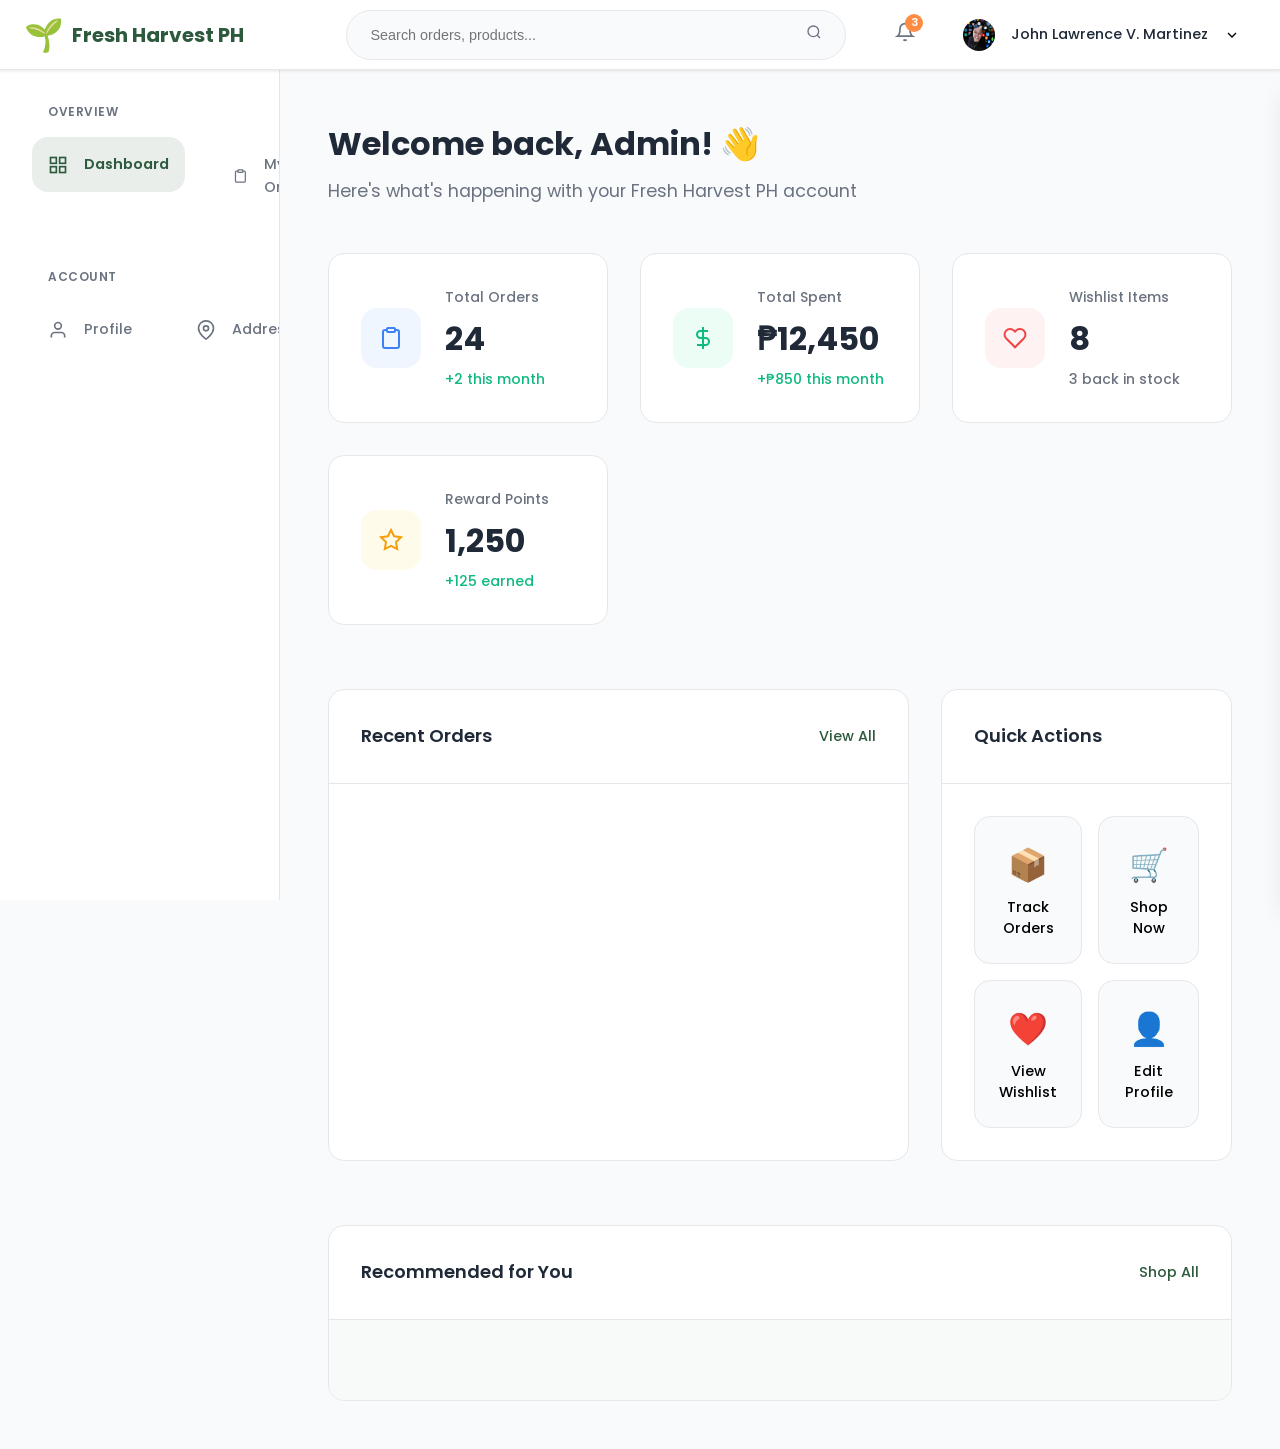
<file: dashboard.html>
<!DOCTYPE html>
<html lang="en">
<head>
    <meta charset="UTF-8">
    <meta name="viewport" content="width=device-width, initial-scale=1.0">
    <title>Dashboard - Fresh Harvest PH</title>
    <meta name="description" content="Manage your orders, profile, and preferences">
    <link rel="stylesheet" href="css/styles.css">
    <link rel="stylesheet" href="css/dashboard.css">
    <link rel="preconnect" href="https://fonts.googleapis.com">
    <link rel="preconnect" href="https://fonts.gstatic.com" crossorigin>
    <link href="https://fonts.googleapis.com/css2?family=Poppins:wght@300;400;500;600;700&display=swap" rel="stylesheet">
</head>
<body class="dashboard-body">
    <!-- Dashboard Header -->
    <header class="dashboard-header">
        <div class="header-container">
            <div class="header-left">
                <button class="sidebar-toggle" id="sidebar-toggle">
                    <span class="hamburger"></span>
                    <span class="hamburger"></span>
                    <span class="hamburger"></span>
                </button>
                <a href="index.html" class="dashboard-logo">
                    <span class="logo-icon">🌱</span>
                    Fresh Harvest PH
                </a>
            </div>
            
            <div class="header-center">
                <div class="search-bar">
                    <input type="text" placeholder="Search orders, products..." id="dashboard-search">
                    <button class="search-btn">
                        <svg width="16" height="16" viewBox="0 0 24 24" fill="none" stroke="currentColor" stroke-width="2">
                            <circle cx="11" cy="11" r="8"></circle>
                            <path d="m21 21-4.35-4.35"></path>
                        </svg>
                    </button>
                </div>
            </div>
            
            <div class="header-right">
                <button class="notification-btn" id="notification-btn">
                    <svg width="20" height="20" viewBox="0 0 24 24" fill="none" stroke="currentColor" stroke-width="2">
                        <path d="M6 8a6 6 0 0 1 12 0c0 7 3 9 3 9H3s3-2 3-9"></path>
                        <path d="M13.73 21a2 2 0 0 1-3.46 0"></path>
                    </svg>
                    <span class="notification-badge">3</span>
                </button>
                
                <div class="user-menu" id="user-menu">
                    <button class="user-avatar" id="user-avatar">
                        <img src="image/profile.png" alt="User Avatar" id="avatar-img">
                        <span class="user-name" id="user-name">John Lawrence V. Martinez</span>
                        <svg width="16" height="16" viewBox="0 0 24 24" fill="none" stroke="currentColor" stroke-width="2">
                            <polyline points="6,9 12,15 18,9"></polyline>
                        </svg>
                    </button>
                    
                    <div class="user-dropdown" id="user-dropdown">
                        <a href="#profile" class="dropdown-item">
                            <svg width="16" height="16" viewBox="0 0 24 24" fill="none" stroke="currentColor" stroke-width="2">
                                <path d="M20 21v-2a4 4 0 0 0-4-4H8a4 4 0 0 0-4 4v2"></path>
                                <circle cx="12" cy="7" r="4"></circle>
                            </svg>
                            Profile Settings
                        </a>
                        <a href="#preferences" class="dropdown-item">
                            <svg width="16" height="16" viewBox="0 0 24 24" fill="none" stroke="currentColor" stroke-width="2">
                                <circle cx="12" cy="12" r="3"></circle>
                                <path d="m12 1 1.93 5.5 5.7.7-4.13 4.02.94 5.5L12 14.1l-4.44 2.52.94-5.5L4.37 7.2l5.7-.7L12 1z"></path>
                            </svg>
                            Preferences
                        </a>
                        <a href="#help" class="dropdown-item">
                            <svg width="16" height="16" viewBox="0 0 24 24" fill="none" stroke="currentColor" stroke-width="2">
                                <circle cx="12" cy="12" r="10"></circle>
                                <path d="m9,9a3,3,0,1,1,6,0c0,2-3,3-3,3"></path>
                                <point cx="12" cy="17"></point>
                            </svg>
                            Help & Support
                        </a>
                        <div class="dropdown-divider"></div>
                        <a href="index.html" class="dropdown-item">
                            <svg width="16" height="16" viewBox="0 0 24 24" fill="none" stroke="currentColor" stroke-width="2">
                                <path d="M16 17l5-5-5-5M21 12H9"></path>
                                <path d="M9 21H5a2 2 0 01-2-2V5a2 2 0 012-2h4"></path>
                            </svg>
                            Back to Store
                        </a>
                        <button class="dropdown-item logout-btn" onclick="logout()">
                            <svg width="16" height="16" viewBox="0 0 24 24" fill="none" stroke="currentColor" stroke-width="2">
                                <path d="M9 21H5a2 2 0 01-2-2V5a2 2 0 012-2h4"></path>
                                <polyline points="16,17 21,12 16,7"></polyline>
                                <line x1="21" y1="12" x2="9" y2="12"></line>
                            </svg>
                            Logout
                        </button>
                    </div>
                </div>
            </div>
        </div>
    </header>

    <!-- Dashboard Layout -->
    <div class="dashboard-layout">
        <!-- Sidebar Navigation -->
        <nav class="dashboard-sidebar" id="dashboard-sidebar">
            <div class="sidebar-content">
                <div class="nav-section">
                    <h3 class="nav-section-title">Overview</h3>
                    <ul class="nav-menu">
                        <li>
                            <a href="#dashboard" class="nav-item active" data-section="dashboard">
                                <svg width="20" height="20" viewBox="0 0 24 24" fill="none" stroke="currentColor" stroke-width="2">
                                    <rect x="3" y="3" width="7" height="7"></rect>
                                    <rect x="14" y="3" width="7" height="7"></rect>
                                    <rect x="14" y="14" width="7" height="7"></rect>
                                    <rect x="3" y="14" width="7" height="7"></rect>
                                </svg>
                                <span>Dashboard</span>
                            </a>
                        </li>
                        <li>
                            <a href="#orders" class="nav-item" data-section="orders">
                                <svg width="20" height="20" viewBox="0 0 24 24" fill="none" stroke="currentColor" stroke-width="2">
                                    <path d="M16 4h2a2 2 0 012 2v14a2 2 0 01-2 2H6a2 2 0 01-2-2V6a2 2 0 012-2h2"></path>
                                    <rect x="8" y="2" width="8" height="4" rx="1" ry="1"></rect>
                                </svg>
                                <span>My Orders</span>
                                <span class="nav-badge">2</span>
                            </a>
                        </li>
                        <li>
                            <a href="#wishlist" class="nav-item" data-section="wishlist">
                                <svg width="20" height="20" viewBox="0 0 24 24" fill="none" stroke="currentColor" stroke-width="2">
                                    <path d="M20.84 4.61a5.5 5.5 0 00-7.78 0L12 5.67l-1.06-1.06a5.5 5.5 0 00-7.78 7.78l1.06 1.06L12 21.23l7.78-7.78 1.06-1.06a5.5 5.5 0 000-7.78z"></path>
                                </svg>
                                <span>Wishlist</span>
                            </a>
                        </li>
                    </ul>
                </div>

                <div class="nav-section">
                    <h3 class="nav-section-title">Account</h3>
                    <ul class="nav-menu">
                        <li>
                            <a href="#profile" class="nav-item" data-section="profile">
                                <svg width="20" height="20" viewBox="0 0 24 24" fill="none" stroke="currentColor" stroke-width="2">
                                    <path d="M20 21v-2a4 4 0 00-4-4H8a4 4 0 00-4 4v2"></path>
                                    <circle cx="12" cy="7" r="4"></circle>
                                </svg>
                                <span>Profile</span>
                            </a>
                        </li>
                        <li>
                            <a href="#addresses" class="nav-item" data-section="addresses">
                                <svg width="20" height="20" viewBox="0 0 24 24" fill="none" stroke="currentColor" stroke-width="2">
                                    <path d="M21 10c0 7-9 13-9 13s-9-6-9-13a9 9 0 0118 0z"></path>
                                    <circle cx="12" cy="10" r="3"></circle>
                                </svg>
                                <span>Addresses</span>
                            </a>
                        </li>
                        <li>
                            <a href="#payment-methods" class="nav-item" data-section="payment-methods">
                                <svg width="20" height="20" viewBox="0 0 24 24" fill="none" stroke="currentColor" stroke-width="2">
                                    <rect x="1" y="4" width="22" height="16" rx="2" ry="2"></rect>
                                    <line x1="1" y1="10" x2="23" y2="10"></line>
                                </svg>
                                <span>Payment Methods</span>
                            </a>
                        </li>
                        <li>
                            <a href="#notifications" class="nav-item" data-section="notifications">
                                <svg width="20" height="20" viewBox="0 0 24 24" fill="none" stroke="currentColor" stroke-width="2">
                                    <path d="M6 8a6 6 0 0112 0c0 7 3 9 3 9H3s3-2 3-9"></path>
                                    <path d="M13.73 21a2 2 0 01-3.46 0"></path>
                                </svg>
                                <span>Notifications</span>
                            </a>
                        </li>
                    </ul>
                </div>

                <div class="nav-section" id="admin-section" style="display: none;">
                    <h3 class="nav-section-title">Admin</h3>
                    <ul class="nav-menu">
                        <li>
                            <a href="#admin-dashboard" class="nav-item" data-section="admin-dashboard">
                                <svg width="20" height="20" viewBox="0 0 24 24" fill="none" stroke="currentColor" stroke-width="2">
                                    <line x1="18" y1="6" x2="6" y2="18"></line>
                                    <line x1="6" y1="6" x2="18" y2="18"></line>
                                </svg>
                                <span>Admin Panel</span>
                            </a>
                        </li>
                        <li>
                            <a href="#product-management" class="nav-item" data-section="product-management">
                                <svg width="20" height="20" viewBox="0 0 24 24" fill="none" stroke="currentColor" stroke-width="2">
                                    <path d="M21 16V8a2 2 0 00-1-1.73l-7-4a2 2 0 00-2 0l-7 4A2 2 0 003 8v8a2 2 0 001 1.73l7 4a2 2 0 002 0l7-4A2 2 0 0021 16z"></path>
                                </svg>
                                <span>Products</span>
                            </a>
                        </li>
                        <li>
                            <a href="#order-management" class="nav-item" data-section="order-management">
                                <svg width="20" height="20" viewBox="0 0 24 24" fill="none" stroke="currentColor" stroke-width="2">
                                    <rect x="2" y="3" width="20" height="14" rx="2" ry="2"></rect>
                                    <line x1="8" y1="21" x2="16" y2="21"></line>
                                    <line x1="12" y1="17" x2="12" y2="21"></line>
                                </svg>
                                <span>All Orders</span>
                            </a>
                        </li>
                        <li>
                            <a href="#analytics" class="nav-item" data-section="analytics">
                                <svg width="20" height="20" viewBox="0 0 24 24" fill="none" stroke="currentColor" stroke-width="2">
                                    <polyline points="22,12 18,12 15,21 9,3 6,12 2,12"></polyline>
                                </svg>
                                <span>Analytics</span>
                            </a>
                        </li>
                    </ul>
                </div>
            </div>
        </nav>

        <!-- Main Content Area -->
        <main class="dashboard-main">
            <!-- Dashboard Overview Section -->
            <section class="dashboard-section active" id="dashboard-section">
                <div class="section-header">
                    <h1>Welcome back, <span id="welcome-name">Admin</span>! 👋</h1>
                    <p>Here's what's happening with your Fresh Harvest PH account</p>
                </div>

                <!-- Quick Stats -->
                <div class="stats-grid">
                    <div class="stat-card">
                        <div class="stat-icon orders">
                            <svg width="24" height="24" viewBox="0 0 24 24" fill="none" stroke="currentColor" stroke-width="2">
                                <path d="M16 4h2a2 2 0 012 2v14a2 2 0 01-2 2H6a2 2 0 01-2-2V6a2 2 0 012-2h2"></path>
                                <rect x="8" y="2" width="8" height="4" rx="1" ry="1"></rect>
                            </svg>
                        </div>
                        <div class="stat-content">
                            <h3>Total Orders</h3>
                            <div class="stat-number">24</div>
                            <div class="stat-change positive">+2 this month</div>
                        </div>
                    </div>

                    <div class="stat-card">
                        <div class="stat-icon spent">
                            <svg width="24" height="24" viewBox="0 0 24 24" fill="none" stroke="currentColor" stroke-width="2">
                                <line x1="12" y1="1" x2="12" y2="23"></line>
                                <path d="M17 5H9.5a3.5 3.5 0 000 7h5a3.5 3.5 0 010 7H6"></path>
                            </svg>
                        </div>
                        <div class="stat-content">
                            <h3>Total Spent</h3>
                            <div class="stat-number">₱12,450</div>
                            <div class="stat-change positive">+₱850 this month</div>
                        </div>
                    </div>

                    <div class="stat-card">
                        <div class="stat-icon saved">
                            <svg width="24" height="24" viewBox="0 0 24 24" fill="none" stroke="currentColor" stroke-width="2">
                                <path d="M20.84 4.61a5.5 5.5 0 00-7.78 0L12 5.67l-1.06-1.06a5.5 5.5 0 00-7.78 7.78l1.06 1.06L12 21.23l7.78-7.78 1.06-1.06a5.5 5.5 0 000-7.78z"></path>
                            </svg>
                        </div>
                        <div class="stat-content">
                            <h3>Wishlist Items</h3>
                            <div class="stat-number">8</div>
                            <div class="stat-change neutral">3 back in stock</div>
                        </div>
                    </div>

                    <div class="stat-card">
                        <div class="stat-icon points">
                            <svg width="24" height="24" viewBox="0 0 24 24" fill="none" stroke="currentColor" stroke-width="2">
                                <polygon points="12,2 15.09,8.26 22,9.27 17,14.14 18.18,21.02 12,17.77 5.82,21.02 7,14.14 2,9.27 8.91,8.26"></polygon>
                            </svg>
                        </div>
                        <div class="stat-content">
                            <h3>Reward Points</h3>
                            <div class="stat-number">1,250</div>
                            <div class="stat-change positive">+125 earned</div>
                        </div>
                    </div>
                </div>

                <!-- Recent Orders & Quick Actions -->
                <div class="dashboard-grid">
                    <div class="dashboard-card">
                        <div class="card-header">
                            <h3>Recent Orders</h3>
                            <a href="#orders" class="view-all-link" data-section="orders">View All</a>
                        </div>
                        <div class="recent-orders" id="recent-orders-list">
                            <!-- Orders will be loaded dynamically -->
                        </div>
                    </div>

                    <div class="dashboard-card">
                        <div class="card-header">
                            <h3>Quick Actions</h3>
                        </div>
                        <div class="quick-actions">
                            <button class="action-btn" onclick="goToSection('orders')">
                                <span class="action-icon">📦</span>
                                <span class="action-text">Track Orders</span>
                            </button>
                            <button class="action-btn" onclick="window.location.href='products.html'">
                                <span class="action-icon">🛒</span>
                                <span class="action-text">Shop Now</span>
                            </button>
                            <button class="action-btn" onclick="goToSection('wishlist')">
                                <span class="action-icon">❤️</span>
                                <span class="action-text">View Wishlist</span>
                            </button>
                            <button class="action-btn" onclick="goToSection('profile')">
                                <span class="action-icon">👤</span>
                                <span class="action-text">Edit Profile</span>
                            </button>
                        </div>
                    </div>
                </div>

                <!-- Recommended Products -->
                <div class="dashboard-card">
                    <div class="card-header">
                        <h3>Recommended for You</h3>
                        <a href="products.html" class="view-all-link">Shop All</a>
                    </div>
                    <div class="recommended-products">
                        <div class="product-scroll" id="recommended-products-list">
                            <!-- Products will be loaded dynamically -->
                        </div>
                    </div>
                </div>
            </section>

            <!-- Orders Section -->
            <section class="dashboard-section" id="orders-section">
                <div class="section-header">
                    <h1>My Orders</h1>
                    <p>Track and manage your orders</p>
                </div>

                <!-- Order Filters -->
                <div class="order-filters">
                    <button class="filter-btn active" data-filter="all">All Orders</button>
                    <button class="filter-btn" data-filter="pending">Pending</button>
                    <button class="filter-btn" data-filter="processing">Processing</button>
                    <button class="filter-btn" data-filter="shipped">Shipped</button>
                    <button class="filter-btn" data-filter="delivered">Delivered</button>
                    <button class="filter-btn" data-filter="cancelled">Cancelled</button>
                </div>

                <!-- Orders List -->
                <div class="orders-list" id="orders-list">
                    <!-- Orders will be loaded dynamically -->
                </div>

                <!-- Pagination -->
                <div class="pagination" id="orders-pagination">
                    <button class="pagination-btn" disabled>Previous</button>
                    <div class="pagination-numbers">
                        <button class="pagination-number active">1</button>
                        <button class="pagination-number">2</button>
                        <button class="pagination-number">3</button>
                    </div>
                    <button class="pagination-btn">Next</button>
                </div>
            </section>

            <!-- Other sections will be added dynamically -->
            <section class="dashboard-section" id="wishlist-section">
                <div class="section-header">
                    <h1>My Wishlist</h1>
                    <p>Items you've saved for later</p>
                </div>
                <div class="wishlist-grid" id="wishlist-grid">
                    <!-- Wishlist items will be loaded dynamically -->
                </div>
            </section>

            <section class="dashboard-section" id="profile-section">
                <div class="section-header">
                    <h1>Profile Settings</h1>
                    <p>Manage your account information</p>
                </div>
                <div class="profile-form-container">
                    <!-- Profile form will be loaded dynamically -->
                </div>
            </section>

            <!-- More sections... -->
        </main>
    </div>

    <!-- Notification Panel -->
    <div class="notification-panel" id="notification-panel">
        <div class="notification-header">
            <h3>Notifications</h3>
            <button class="close-notifications" id="close-notifications">&times;</button>
        </div>
        <div class="notification-list" id="notification-list">
            <!-- Notifications will be loaded dynamically -->
        </div>
    </div>

    <!-- Overlay -->
    <div class="overlay" id="dashboard-overlay"></div>

    <!-- JavaScript -->
    <script src="js/script.js"></script>
    <script src="js/dashboard.js"></script>
</body>
</html>
</file>
<file: css/styles.css>
/* ==========================================
   Page Header Styles
   ========================================== */

.page-header {
    background: linear-gradient(135deg, var(--background-light) 0%, var(--white) 100%);
    padding: var(--space-2xl) 0;
    border-bottom: 1px solid var(--border-light);
}

.breadcrumb {
    display: flex;
    align-items: center;
    gap: var(--space-sm);
    margin-bottom: var(--space-md);
    font-size: 0.875rem;
}

.breadcrumb a {
    color: var(--primary-green);
    text-decoration: none;
}

.breadcrumb a:hover {
    text-decoration: underline;
}

.breadcrumb-separator {
    color: var(--text-light);
}

.page-title {
    font-size: 2.5rem;
    font-weight: 700;
    color: var(--primary-green);
    margin-bottom: var(--space-md);
}

.page-description {
    font-size: 1.125rem;
    color: var(--text-light);
    max-width: 600px;
}

/* ==========================================
   Products Page Styles
   ========================================== */

.products-section {
    padding: var(--space-2xl) 0;
}

.products-layout {
    display: grid;
    grid-template-columns: 280px 1fr;
    gap: var(--space-2xl);
}

.products-sidebar {
    background: var(--white);
    border-radius: var(--radius-lg);
    padding: var(--space-xl);
    height: fit-content;
    box-shadow: var(--shadow-sm);
    border: 1px solid var(--border-light);
}

.filter-section {
    margin-bottom: var(--space-xl);
}

.filter-section:last-child {
    margin-bottom: 0;
}

.filter-section h3 {
    font-size: 1.125rem;
    font-weight: 600;
    color: var(--text-dark);
    margin-bottom: var(--space-md);
}

.filter-group {
    display: flex;
    flex-direction: column;
    gap: var(--space-sm);
}

.filter-option {
    display: flex;
    align-items: center;
    gap: var(--space-sm);
    cursor: pointer;
    font-size: 0.9rem;
    color: var(--text-dark);
}

.filter-option input[type="checkbox"] {
    display: none;
}

.checkmark {
    width: 18px;
    height: 18px;
    border: 2px solid var(--border-medium);
    border-radius: var(--radius-sm);
    position: relative;
    transition: all var(--transition-fast);
}

.filter-option input[type="checkbox"]:checked + .checkmark {
    background: var(--primary-green);
    border-color: var(--primary-green);
}

.filter-option input[type="checkbox"]:checked + .checkmark::after {
    content: '✓';
    position: absolute;
    top: 50%;
    left: 50%;
    transform: translate(-50%, -50%);
    color: var(--white);
    font-size: 0.75rem;
    font-weight: bold;
}

.price-range {
    display: flex;
    flex-direction: column;
    gap: var(--space-md);
}

.price-slider {
    width: 100%;
    height: 4px;
    border-radius: var(--radius-sm);
    background: var(--border-light);
    outline: none;
    appearance: none;
}

.price-slider::-webkit-slider-thumb {
    appearance: none;
    width: 18px;
    height: 18px;
    border-radius: 50%;
    background: var(--primary-green);
    cursor: pointer;
}

.price-display {
    display: flex;
    justify-content: space-between;
    font-size: 0.875rem;
    font-weight: 500;
    color: var(--primary-green);
}

.clear-filters-btn {
    width: 100%;
    background: transparent;
    color: var(--primary-green);
    border: 1px solid var(--primary-green);
    padding: var(--space-sm) var(--space-md);
    border-radius: var(--radius);
    font-weight: 500;
    transition: all var(--transition-fast);
}

.clear-filters-btn:hover {
    background: var(--primary-green);
    color: var(--white);
}

.products-main {
    display: flex;
    flex-direction: column;
    gap: var(--space-xl);
}

.products-toolbar {
    display: flex;
    justify-content: space-between;
    align-items: center;
    background: var(--white);
    padding: var(--space-lg);
    border-radius: var(--radius-lg);
    box-shadow: var(--shadow-sm);
    border: 1px solid var(--border-light);
}

.products-count {
    font-size: 0.9rem;
    color: var(--text-light);
}

.products-controls {
    display: flex;
    align-items: center;
    gap: var(--space-md);
}

.sort-select {
    background: var(--white);
    border: 1px solid var(--border-light);
    border-radius: var(--radius);
    padding: var(--space-sm) var(--space-md);
    font-size: 0.9rem;
    cursor: pointer;
}

.view-toggle {
    display: flex;
    border: 1px solid var(--border-light);
    border-radius: var(--radius);
    overflow: hidden;
}

.view-btn {
    background: var(--white);
    border: none;
    padding: var(--space-sm);
    cursor: pointer;
    transition: all var(--transition-fast);
}

.view-btn:hover,
.view-btn.active {
    background: var(--primary-green);
    color: var(--white);
}

.filter-toggle {
    display: none;
    background: var(--primary-green);
    color: var(--white);
    border: none;
    padding: var(--space-sm) var(--space-md);
    border-radius: var(--radius);
    font-size: 0.9rem;
    gap: var(--space-sm);
    align-items: center;
}

.pagination {
    display: flex;
    justify-content: center;
    align-items: center;
    gap: var(--space-md);
    margin-top: var(--space-xl);
}

.pagination-btn {
    background: var(--white);
    border: 1px solid var(--border-light);
    padding: var(--space-sm) var(--space-md);
    border-radius: var(--radius);
    cursor: pointer;
    transition: all var(--transition-fast);
    display: flex;
    align-items: center;
    gap: var(--space-sm);
}

.pagination-btn:hover:not(:disabled) {
    background: var(--primary-green);
    color: var(--white);
    border-color: var(--primary-green);
}

.pagination-btn:disabled {
    opacity: 0.5;
    cursor: not-allowed;
}

.pagination-numbers {
    display: flex;
    gap: var(--space-sm);
}

.pagination-number {
    background: var(--white);
    border: 1px solid var(--border-light);
    width: 40px;
    height: 40px;
    border-radius: var(--radius);
    cursor: pointer;
    transition: all var(--transition-fast);
    display: flex;
    align-items: center;
    justify-content: center;
}

.pagination-number:hover,
.pagination-number.active {
    background: var(--primary-green);
    color: var(--white);
    border-color: var(--primary-green);
}

/* ==========================================
   Cart Page Styles
   ========================================== */

.cart-section {
    padding: var(--space-2xl) 0;
    min-height: 60vh;
}

.cart-layout {
    display: grid;
    grid-template-columns: 1fr 400px;
    gap: var(--space-2xl);
}

.cart-main {
    background: var(--white);
    border-radius: var(--radius-lg);
    padding: var(--space-xl);
    box-shadow: var(--shadow-sm);
    border: 1px solid var(--border-light);
}

.cart-header-row {
    display: grid;
    grid-template-columns: 2fr 1fr 1fr 1fr 1fr;
    gap: var(--space-md);
    padding: var(--space-md) 0;
    border-bottom: 2px solid var(--border-light);
    font-weight: 600;
    color: var(--text-dark);
    margin-bottom: var(--space-lg);
}

.cart-col-product,
.cart-col-price,
.cart-col-quantity,
.cart-col-total,
.cart-col-action {
    display: flex;
    align-items: center;
}

.cart-col-product {
    justify-content: flex-start;
}

.cart-col-price,
.cart-col-quantity,
.cart-col-total,
.cart-col-action {
    justify-content: center;
}

.cart-items-list {
    min-height: 300px;
}

.empty-cart-message {
    text-align: center;
    padding: var(--space-3xl) var(--space-xl);
}

.empty-cart-icon {
    font-size: 4rem;
    margin-bottom: var(--space-lg);
    opacity: 0.5;
}

.empty-cart-message h3 {
    font-size: 1.5rem;
    color: var(--text-dark);
    margin-bottom: var(--space-md);
}

.empty-cart-message p {
    color: var(--text-light);
    margin-bottom: var(--space-xl);
}

.cart-item-row {
    display: grid;
    grid-template-columns: 2fr 1fr 1fr 1fr 1fr;
    gap: var(--space-md);
    align-items: center;
    padding: var(--space-lg) 0;
    border-bottom: 1px solid var(--border-light);
}

.cart-item-product {
    display: flex;
    align-items: center;
    gap: var(--space-md);
}

.cart-item-image {
    width: 80px;
    height: 80px;
    background: var(--background-light);
    border-radius: var(--radius);
    display: flex;
    align-items: center;
    justify-content: center;
    font-size: 2rem;
}

.cart-item-info h4 {
    font-weight: 600;
    color: var(--text-dark);
    margin-bottom: var(--space-xs);
}

.cart-item-info p {
    font-size: 0.875rem;
    color: var(--text-light);
}

.cart-item-price {
    font-weight: 600;
    color: var(--primary-green);
    text-align: center;
}

.cart-item-quantity {
    display: flex;
    align-items: center;
    justify-content: center;
    gap: var(--space-sm);
}

.quantity-controls {
    display: flex;
    align-items: center;
    border: 1px solid var(--border-light);
    border-radius: var(--radius);
    overflow: hidden;
}

.quantity-btn {
    background: var(--white);
    border: none;
    width: 35px;
    height: 35px;
    display: flex;
    align-items: center;
    justify-content: center;
    cursor: pointer;
    transition: all var(--transition-fast);
}

.quantity-btn:hover {
    background: var(--background-light);
}

.quantity-input {
    width: 50px;
    height: 35px;
    text-align: center;
    border: none;
    border-left: 1px solid var(--border-light);
    border-right: 1px solid var(--border-light);
    font-weight: 500;
}

.cart-item-total {
    font-weight: 600;
    color: var(--text-dark);
    text-align: center;
}

.cart-item-remove {
    text-align: center;
}

.remove-item-btn {
    background: var(--error);
    color: var(--white);
    border: none;
    padding: var(--space-sm) var(--space-md);
    border-radius: var(--radius);
    font-size: 0.875rem;
    cursor: pointer;
    transition: all var(--transition-fast);
}

.remove-item-btn:hover {
    background: #dc2626;
}

.cart-actions {
    display: flex;
    justify-content: space-between;
    align-items: center;
    margin-top: var(--space-xl);
    padding-top: var(--space-lg);
    border-top: 1px solid var(--border-light);
}

.cart-sidebar-summary {
    background: var(--white);
    border-radius: var(--radius-lg);
    padding: var(--space-xl);
    box-shadow: var(--shadow-sm);
    border: 1px solid var(--border-light);
    height: fit-content;
    position: sticky;
    top: 100px;
}

.summary-card h3 {
    font-size: 1.25rem;
    font-weight: 600;
    color: var(--text-dark);
    margin-bottom: var(--space-lg);
    padding-bottom: var(--space-md);
    border-bottom: 1px solid var(--border-light);
}

.summary-row {
    display: flex;
    justify-content: space-between;
    align-items: center;
    margin-bottom: var(--space-md);
}

.summary-row span:first-child {
    color: var(--text-light);
}

.summary-row span:last-child {
    font-weight: 500;
    color: var(--text-dark);
}

.summary-divider {
    height: 1px;
    background: var(--border-light);
    margin: var(--space-lg) 0;
}

.total-row {
    font-size: 1.125rem;
    font-weight: 600;
}

.total-row span {
    color: var(--text-dark) !important;
}

.promo-section {
    margin-top: var(--space-xl);
    padding-top: var(--space-lg);
    border-top: 1px solid var(--border-light);
}

.promo-section h4 {
    font-size: 1rem;
    font-weight: 600;
    color: var(--text-dark);
    margin-bottom: var(--space-md);
}

.promo-input-group {
    display: flex;
    gap: var(--space-sm);
    margin-bottom: var(--space-sm);
}

.promo-input-group input {
    flex: 1;
    padding: var(--space-sm) var(--space-md);
    border: 1px solid var(--border-light);
    border-radius: var(--radius);
    font-size: 0.9rem;
}

.apply-promo-btn {
    background: var(--primary-green);
    color: var(--white);
    border: none;
    padding: var(--space-sm) var(--space-md);
    border-radius: var(--radius);
    font-size: 0.9rem;
    font-weight: 500;
    cursor: pointer;
    transition: all var(--transition-fast);
}

.apply-promo-btn:hover {
    background: var(--light-green);
}

.promo-message {
    font-size: 0.875rem;
    padding: var(--space-sm);
    border-radius: var(--radius);
    margin-top: var(--space-sm);
}

.promo-message.success {
    background: rgba(16, 185, 129, 0.1);
    color: var(--success);
}

.promo-message.error {
    background: rgba(239, 68, 68, 0.1);
    color: var(--error);
}

.shipping-section {
    margin-top: var(--space-xl);
    padding-top: var(--space-lg);
    border-top: 1px solid var(--border-light);
}

.shipping-section h4 {
    font-size: 1rem;
    font-weight: 600;
    color: var(--text-dark);
    margin-bottom: var(--space-md);
}

.shipping-options {
    display: flex;
    flex-direction: column;
    gap: var(--space-sm);
}

.shipping-option {
    display: flex;
    align-items: center;
    gap: var(--space-md);
    padding: var(--space-md);
    border: 1px solid var(--border-light);
    border-radius: var(--radius);
    cursor: pointer;
    transition: all var(--transition-fast);
}

.shipping-option:hover {
    border-color: var(--primary-green);
    background: rgba(45, 90, 61, 0.02);
}

.shipping-option input[type="radio"] {
    margin: 0;
}

.shipping-info {
    flex: 1;
    display: flex;
    flex-direction: column;
    gap: var(--space-xs);
}

.shipping-name {
    font-weight: 500;
    color: var(--text-dark);
}

.shipping-time {
    font-size: 0.875rem;
    color: var(--text-light);
}

.shipping-price {
    font-weight: 600;
    color: var(--primary-green);
}

.checkout-btn {
    display: flex;
    align-items: center;
    justify-content: center;
    gap: var(--space-sm);
    width: 100%;
    background: var(--accent-orange);
    color: var(--white);
    padding: var(--space-lg);
    border-radius: var(--radius);
    font-weight: 600;
    font-size: 1rem;
    text-decoration: none;
    margin-top: var(--space-xl);
    transition: all var(--transition-fast);
}

.checkout-btn:hover {
    background: #e67c3a;
    transform: translateY(-2px);
}

.security-badges {
    display: flex;
    justify-content: center;
    gap: var(--space-lg);
    margin-top: var(--space-xl);
    padding-top: var(--space-lg);
    border-top: 1px solid var(--border-light);
}

.security-badge {
    display: flex;
    flex-direction: column;
    align-items: center;
    gap: var(--space-xs);
    font-size: 0.8rem;
    color: var(--text-light);
}

.badge-icon {
    font-size: 1.25rem;
}

.recommended-products {
    padding: var(--space-3xl) 0;
    background: var(--background-light);
}

.recommended-grid {
    display: grid;
    grid-template-columns: repeat(auto-fit, minmax(250px, 1fr));
    gap: var(--space-xl);
}

/* ==========================================
   Checkout Page Styles
   ========================================== */

.checkout-progress {
    display: flex;
    justify-content: center;
    align-items: center;
    gap: var(--space-2xl);
    margin-top: var(--space-xl);
    max-width: 600px;
    margin-left: auto;
    margin-right: auto;
}

.progress-step {
    display: flex;
    flex-direction: column;
    align-items: center;
    gap: var(--space-sm);
    position: relative;
}

.progress-step::after {
    content: '';
    position: absolute;
    top: 20px;
    left: 60px;
    width: 80px;
    height: 2px;
    background: var(--border-light);
    z-index: 0;
}

.progress-step:last-child::after {
    display: none;
}

.progress-step.active::after {
    background: var(--primary-green);
}

.step-number {
    width: 40px;
    height: 40px;
    border-radius: var(--radius-full);
    background: var(--border-light);
    color: var(--text-light);
    display: flex;
    align-items: center;
    justify-content: center;
    font-weight: 600;
    transition: all var(--transition-fast);
    position: relative;
    z-index: 1;
}

.progress-step.active .step-number {
    background: var(--primary-green);
    color: var(--white);
}

.step-label {
    font-size: 0.875rem;
    font-weight: 500;
    color: var(--text-light);
}

.progress-step.active .step-label {
    color: var(--primary-green);
}

.checkout-section {
    padding: var(--space-2xl) 0;
}

.checkout-layout {
    display: grid;
    grid-template-columns: 1fr 400px;
    gap: var(--space-2xl);
}

.checkout-main {
    background: var(--white);
    border-radius: var(--radius-lg);
    padding: var(--space-xl);
    box-shadow: var(--shadow-sm);
    border: 1px solid var(--border-light);
}

.checkout-step {
    display: none;
}

.checkout-step.active {
    display: block;
}

.step-title {
    font-size: 1.5rem;
    font-weight: 600;
    color: var(--primary-green);
    margin-bottom: var(--space-xl);
    padding-bottom: var(--space-md);
    border-bottom: 2px solid var(--border-light);
}

.form-section {
    margin-bottom: var(--space-xl);
}

.form-section:last-of-type {
    margin-bottom: var(--space-2xl);
}

.form-section h3 {
    font-size: 1.125rem;
    font-weight: 600;
    color: var(--text-dark);
    margin-bottom: var(--space-lg);
}

.form-row {
    display: grid;
    grid-template-columns: 1fr 1fr;
    gap: var(--space-lg);
}

.form-group {
    display: flex;
    flex-direction: column;
    gap: var(--space-sm);
}

.form-group label {
    font-weight: 500;
    color: var(--text-dark);
    font-size: 0.9rem;
}

.form-group input,
.form-group select {
    padding: var(--space-md);
    border: 1px solid var(--border-light);
    border-radius: var(--radius);
    font-size: 1rem;
    transition: all var(--transition-fast);
}

.form-group input:focus,
.form-group select:focus {
    outline: none;
    border-color: var(--primary-green);
    box-shadow: 0 0 0 3px rgba(45, 90, 61, 0.1);
}

.form-group input[readonly] {
    background: var(--background-light);
    color: var(--text-light);
}

.checkbox-group {
    flex-direction: row;
    align-items: center;
    gap: var(--space-md);
}

.checkbox-label {
    display: flex;
    align-items: center;
    gap: var(--space-sm);
    cursor: pointer;
    font-size: 0.9rem;
    line-height: 1.4;
}

.checkbox-label input[type="checkbox"] {
    display: none;
}

.checkbox-label .checkmark {
    width: 18px;
    height: 18px;
    border: 2px solid var(--border-medium);
    border-radius: var(--radius-sm);
    position: relative;
    flex-shrink: 0;
}

.checkbox-label input[type="checkbox"]:checked + .checkmark {
    background: var(--primary-green);
    border-color: var(--primary-green);
}

.checkbox-label input[type="checkbox"]:checked + .checkmark::after {
    content: '✓';
    position: absolute;
    top: 50%;
    left: 50%;
    transform: translate(-50%, -50%);
    color: var(--white);
    font-size: 0.75rem;
    font-weight: bold;
}

.checkbox-label a {
    color: var(--primary-green);
    text-decoration: none;
}

.checkbox-label a:hover {
    text-decoration: underline;
}

.payment-methods,
.shipping-options {
    display: flex;
    flex-direction: column;
    gap: var(--space-md);
}

.payment-method,
.shipping-option {
    display: flex;
    align-items: center;
    gap: var(--space-md);
    padding: var(--space-lg);
    border: 2px solid var(--border-light);
    border-radius: var(--radius-lg);
    cursor: pointer;
    transition: all var(--transition-fast);
}

.payment-method:hover,
.shipping-option:hover {
    border-color: var(--primary-green);
    background: rgba(45, 90, 61, 0.02);
}

.payment-method input[type="radio"]:checked + .payment-info,
.shipping-option input[type="radio"]:checked + .shipping-info {
    color: var(--primary-green);
}

.payment-method input[type="radio"]:checked,
.shipping-option input[type="radio"]:checked {
    accent-color: var(--primary-green);
}

.payment-info,
.shipping-details {
    flex: 1;
    display: flex;
    flex-direction: column;
    gap: var(--space-xs);
}

.payment-name,
.shipping-name {
    font-weight: 600;
    font-size: 1rem;
}

.payment-icons {
    font-size: 1.5rem;
}

.shipping-time {
    font-size: 0.875rem;
    color: var(--text-light);
}

.shipping-price {
    font-weight: 600;
    color: var(--primary-green);
    margin-top: var(--space-xs);
}

.step-actions {
    display: flex;
    justify-content: space-between;
    gap: var(--space-md);
    padding-top: var(--space-xl);
    border-top: 1px solid var(--border-light);
}

.step-actions .btn-secondary,
.step-actions .btn-primary {
    padding: var(--space-md) var(--space-2xl);
    font-size: 1rem;
    font-weight: 600;
    border-radius: var(--radius);
    text-decoration: none;
    display: inline-flex;
    align-items: center;
    justify-content: center;
    gap: var(--space-sm);
    transition: all var(--transition-fast);
}

.step-actions .btn-secondary {
    background: var(--white);
    color: var(--text-dark);
    border: 1px solid var(--border-medium);
}

.step-actions .btn-secondary:hover {
    background: var(--background-light);
}

.step-actions .btn-primary {
    background: var(--primary-green);
    color: var(--white);
    border: 1px solid var(--primary-green);
}

.step-actions .btn-primary:hover {
    background: var(--light-green);
    transform: translateY(-2px);
}

.checkout-submit {
    background: var(--accent-orange);
}

.checkout-submit:hover {
    background: #e67c3a;
}

.order-review-items {
    display: flex;
    flex-direction: column;
    gap: var(--space-md);
}

.review-item {
    display: flex;
    align-items: center;
    gap: var(--space-md);
    padding: var(--space-md);
    background: var(--background-light);
    border-radius: var(--radius);
}

.review-item-image {
    width: 50px;
    height: 50px;
    background: var(--white);
    border-radius: var(--radius);
    display: flex;
    align-items: center;
    justify-content: center;
    font-size: 1.5rem;
}

.review-item-details {
    flex: 1;
}

.review-item-name {
    font-weight: 600;
    color: var(--text-dark);
}

.review-item-price {
    color: var(--primary-green);
    font-weight: 500;
}

.review-grid {
    display: grid;
    grid-template-columns: 1fr 1fr;
    gap: var(--space-xl);
}

.review-section {
    position: relative;
}

.review-section h3 {
    font-size: 1rem;
    font-weight: 600;
    color: var(--text-dark);
    margin-bottom: var(--space-md);
}

.review-content {
    background: var(--background-light);
    padding: var(--space-md);
    border-radius: var(--radius);
    font-size: 0.9rem;
    line-height: 1.4;
}

.edit-btn {
    position: absolute;
    top: 0;
    right: 0;
    background: none;
    color: var(--primary-green);
    border: none;
    font-size: 0.875rem;
    text-decoration: underline;
    cursor: pointer;
}

.checkout-sidebar {
    background: var(--white);
    border-radius: var(--radius-lg);
    padding: var(--space-xl);
    box-shadow: var(--shadow-sm);
    border: 1px solid var(--border-light);
    height: fit-content;
    position: sticky;
    top: 100px;
}

.order-items-summary {
    margin-bottom: var(--space-xl);
    padding-bottom: var(--space-lg);
    border-bottom: 1px solid var(--border-light);
}

.summary-item {
    display: flex;
    align-items: center;
    gap: var(--space-sm);
    margin-bottom: var(--space-md);
    font-size: 0.9rem;
}

.summary-item:last-child {
    margin-bottom: 0;
}

.summary-item-image {
    width: 30px;
    height: 30px;
    background: var(--background-light);
    border-radius: var(--radius-sm);
    display: flex;
    align-items: center;
    justify-content: center;
    font-size: 1rem;
}

.summary-item-name {
    flex: 1;
    font-weight: 500;
}

.summary-item-quantity {
    color: var(--text-light);
}

.summary-item-price {
    font-weight: 600;
    color: var(--primary-green);
}

.summary-calculations {
    margin-bottom: var(--space-xl);
}

.discount-row {
    color: var(--success) !important;
}

.discount-row span {
    color: var(--success) !important;
}

.success-content {
    text-align: center;
    padding: var(--space-2xl);
}

.success-icon {
    font-size: 4rem;
    margin-bottom: var(--space-lg);
}

.success-content h3 {
    font-size: 1.5rem;
    color: var(--success);
    margin-bottom: var(--space-md);
}

.success-content p {
    color: var(--text-light);
    margin-bottom: var(--space-lg);
}

.order-number {
    background: var(--background-light);
    padding: var(--space-md);
    border-radius: var(--radius);
    font-weight: 600;
    color: var(--primary-green);
    margin-bottom: var(--space-xl);
}

.modal-actions {
    display: flex;
    gap: var(--space-md);
    justify-content: center;
}

/* ==========================================
   Responsive Styles for Additional Pages
   ========================================== */

@media (max-width: 1024px) {
    .products-layout,
    .cart-layout,
    .checkout-layout {
        grid-template-columns: 1fr;
        gap: var(--space-xl);
    }
    
    .products-sidebar,
    .cart-sidebar-summary,
    .checkout-sidebar {
        position: static;
        order: -1;
    }
    
    .filter-toggle {
        display: flex;
    }
    
    .products-sidebar {
        display: none;
    }
    
    .products-sidebar.active {
        display: block;
    }
}

@media (max-width: 768px) {
    .cart-header-row,
    .cart-item-row {
        grid-template-columns: 1fr;
        gap: var(--space-sm);
    }
    
    .cart-header-row {
        display: none;
    }
    
    .cart-item-row {
        background: var(--background-light);
        border-radius: var(--radius);
        padding: var(--space-md);
        margin-bottom: var(--space-md);
    }
    
    .cart-item-product {
        margin-bottom: var(--space-md);
    }
    
    .cart-item-quantity,
    .cart-item-price,
    .cart-item-total,
    .cart-item-remove {
        display: flex;
        justify-content: space-between;
        align-items: center;
    }
    
    .cart-item-quantity::before {
        content: 'Quantity:';
        font-weight: 500;
    }
    
    .cart-item-price::before {
        content: 'Price:';
        font-weight: 500;
    }
    
    .cart-item-total::before {
        content: 'Total:';
        font-weight: 500;
    }
    
    .checkout-progress {
        gap: var(--space-md);
    }
    
    .progress-step::after {
        width: 40px;
        left: 40px;
    }
    
    .form-row {
        grid-template-columns: 1fr;
        gap: var(--space-md);
    }
    
    .review-grid {
        grid-template-columns: 1fr;
        gap: var(--space-lg);
    }
    
    .step-actions {
        flex-direction: column;
    }
    
    .step-actions .btn-secondary,
    .step-actions .btn-primary {
        width: 100%;
        justify-content: center;
    }
}

@media (max-width: 480px) {
    .page-title {
        font-size: 2rem;
    }
    
    .checkout-progress {
        gap: var(--space-sm);
        flex-wrap: wrap;
    }
    
    .progress-step::after {
        display: none;
    }
    
    .cart-item-image {
        width: 60px;
        height: 60px;
        font-size: 1.5rem;
    }
    
    .quantity-controls {
        width: 100%;
        max-width: 150px;
    }
} /* ==========================================
   CSS Variables and Reset Styles
   ========================================== */

:root {
    /* Color Palette */
    --primary-green: #2D5A3D;
    --light-green: #4A8B5A;
    --accent-orange: #FF8C42;
    --warm-yellow: #FFA726;
    --text-dark: #2C2C2C;
    --text-light: #6B6B6B;
    --text-muted: #9CA3AF;
    --background-light: #F8FAF9;
    --white: #FFFFFF;
    --border-light: #E5E7EB;
    --border-medium: #D1D5DB;
    --success: #10B981;
    --error: #EF4444;
    --warning: #F59E0B;
    
    /* Shadows */
    --shadow-sm: 0 1px 2px 0 rgba(0, 0, 0, 0.05);
    --shadow: 0 4px 6px -1px rgba(0, 0, 0, 0.1), 0 2px 4px -1px rgba(0, 0, 0, 0.06);
    --shadow-md: 0 10px 15px -3px rgba(0, 0, 0, 0.1), 0 4px 6px -2px rgba(0, 0, 0, 0.05);
    --shadow-lg: 0 20px 25px -5px rgba(0, 0, 0, 0.1), 0 10px 10px -5px rgba(0, 0, 0, 0.04);
    
    /* Transitions */
    --transition-fast: 0.2s ease;
    --transition-normal: 0.3s ease;
    --transition-slow: 0.5s ease;
    
    /* Border Radius */
    --radius-sm: 0.375rem;
    --radius: 0.5rem;
    --radius-md: 0.75rem;
    --radius-lg: 1rem;
    --radius-full: 9999px;
    
    /* Spacing */
    --space-xs: 0.25rem;
    --space-sm: 0.5rem;
    --space-md: 1rem;
    --space-lg: 1.5rem;
    --space-xl: 2rem;
    --space-2xl: 3rem;
    --space-3xl: 4rem;
}

/* Reset and Base Styles */
* {
    margin: 0;
    padding: 0;
    box-sizing: border-box;
}

html {
    scroll-behavior: smooth;
}

body {
    font-family: 'Poppins', -apple-system, BlinkMacSystemFont, 'Segoe UI', Roboto, sans-serif;
    line-height: 1.6;
    color: var(--text-dark);
    background-color: var(--white);
    overflow-x: hidden;
}

img {
    max-width: 100%;
    height: auto;
    display: block;
}

a {
    text-decoration: none;
    color: inherit;
}

button {
    cursor: pointer;
    border: none;
    font-family: inherit;
}

ul {
    list-style: none;
}

/* Utility Classes */
.container {
    max-width: 1200px;
    margin: 0 auto;
    padding: 0 var(--space-xl);
}

.hidden {
    display: none !important;
}

.sr-only {
    position: absolute;
    width: 1px;
    height: 1px;
    padding: 0;
    margin: -1px;
    overflow: hidden;
    clip: rect(0, 0, 0, 0);
    white-space: nowrap;
    border: 0;
}

/* ==========================================
   Header and Navigation
   ========================================== */

.header {
    background: rgba(255, 255, 255, 0.95);
    backdrop-filter: blur(10px);
    box-shadow: var(--shadow);
    position: sticky;
    top: 0;
    z-index: 1000;
    transition: all var(--transition-normal);
}

.nav-container {
    display: flex;
    justify-content: space-between;
    align-items: center;
    padding: var(--space-md) var(--space-xl);
    max-width: 1200px;
    margin: 0 auto;
}

.logo {
    display: flex;
    align-items: center;
    gap: var(--space-sm);
    font-size: 1.5rem;
    font-weight: 700;
    color: var(--primary-green);
}

.logo-icon {
    font-size: 2rem;
}

.nav-menu {
    display: flex;
    gap: var(--space-xl);
}

.nav-link {
    font-weight: 500;
    color: var(--text-dark);
    padding: var(--space-sm) var(--space-md);
    border-radius: var(--radius);
    transition: all var(--transition-fast);
    position: relative;
}

.nav-link:hover,
.nav-link.active {
    color: var(--primary-green);
    background-color: rgba(45, 90, 61, 0.05);
}

.nav-actions {
    display: flex;
    align-items: center;
    gap: var(--space-md);
}

.search-btn,
.cart-icon {
    background: none;
    color: var(--text-dark);
    padding: var(--space-sm);
    border-radius: var(--radius);
    transition: all var(--transition-fast);
}

.search-btn:hover,
.cart-icon:hover {
    background-color: var(--background-light);
    color: var(--primary-green);
}

.cart-icon {
    position: relative;
}

.cart-count {
    position: absolute;
    top: -8px;
    right: -8px;
    background: var(--accent-orange);
    color: var(--white);
    border-radius: var(--radius-full);
    width: 20px;
    height: 20px;
    font-size: 0.75rem;
    font-weight: 600;
    display: flex;
    align-items: center;
    justify-content: center;
    min-width: 20px;
}

.auth-btn {
    background: var(--primary-green);
    color: var(--white);
    padding: var(--space-sm) var(--space-lg);
    border-radius: var(--radius-full);
    font-weight: 500;
    transition: all var(--transition-fast);
}

.auth-btn:hover {
    background: var(--light-green);
    transform: translateY(-2px);
}

.mobile-menu {
    display: none;
    flex-direction: column;
    gap: 4px;
    background: none;
    padding: var(--space-sm);
}

.hamburger {
    width: 24px;
    height: 2px;
    background: var(--text-dark);
    transition: all var(--transition-fast);
}

/* Search Modal */
.search-modal {
    position: fixed;
    top: 0;
    left: 0;
    right: 0;
    background: rgba(255, 255, 255, 0.98);
    backdrop-filter: blur(10px);
    z-index: 2000;
    padding: var(--space-xl);
    transform: translateY(-100%);
    transition: transform var(--transition-normal);
}

.search-modal.active {
    transform: translateY(0);
}

.search-container {
    max-width: 600px;
    margin: 0 auto;
    position: relative;
}

.search-input {
    width: 100%;
    padding: var(--space-lg);
    font-size: 1.125rem;
    border: 2px solid var(--border-light);
    border-radius: var(--radius-lg);
    background: var(--white);
    transition: border-color var(--transition-fast);
}

.search-input:focus {
    outline: none;
    border-color: var(--primary-green);
}

.search-close {
    position: absolute;
    right: var(--space-md);
    top: 50%;
    transform: translateY(-50%);
    background: none;
    font-size: 2rem;
    color: var(--text-light);
}

/* ==========================================
   Hero Section
   ========================================== */

.hero {
    background: linear-gradient(135deg, var(--primary-green) 0%, var(--light-green) 100%);
    color: var(--white);
    padding: var(--space-3xl) 0;
    min-height: 100vh;
    display: flex;
    align-items: center;
    position: relative;
    overflow: hidden;
}

.hero::before {
    content: '';
    position: absolute;
    top: 0;
    left: 0;
    right: 0;
    bottom: 0;
    background: url('image/background.png') no-repeat center;
    background-size: cover;
    opacity: 0.3;
}

.hero-content {
    display: grid;
    grid-template-columns: 1fr 1fr;
    gap: var(--space-3xl);
    align-items: center;
    position: relative;
    z-index: 1;
}

.hero-title {
    font-size: clamp(2.5rem, 5vw, 4rem);
    font-weight: 700;
    margin-bottom: var(--space-lg);
    line-height: 1.2;
}

.highlight {
    color: var(--warm-yellow);
    position: relative;
}

.hero-description {
    font-size: 1.125rem;
    margin-bottom: var(--space-xl);
    opacity: 0.9;
    line-height: 1.6;
}

.hero-buttons {
    display: flex;
    gap: var(--space-md);
    flex-wrap: wrap;
}

.cta-button {
    padding: var(--space-md) var(--space-xl);
    border-radius: var(--radius-full);
    font-weight: 600;
    font-size: 1rem;
    transition: all var(--transition-normal);
    display: inline-block;
    text-align: center;
    min-width: 140px;
}

.cta-button.primary {
    background: var(--accent-orange);
    color: var(--white);
    box-shadow: var(--shadow-md);
}

.cta-button.primary:hover {
    background: #e67c3a;
    transform: translateY(-3px);
    box-shadow: var(--shadow-lg);
}

.cta-button.secondary {
    background: transparent;
    color: var(--white);
    border: 2px solid var(--white);
}

.cta-button.secondary:hover {
    background: var(--white);
    color: var(--primary-green);
}

.hero-image {
    position: relative;
    height: 400px;
    display: flex;
    align-items: center;
    justify-content: center;
}

.floating-card {
    position: absolute;
    background: var(--white);
    color: var(--text-dark);
    padding: var(--space-md);
    border-radius: var(--radius-lg);
    box-shadow: var(--shadow-lg);
    display: flex;
    align-items: center;
    gap: var(--space-sm);
    animation: float 3s ease-in-out infinite;
    backdrop-filter: blur(10px);
}

.floating-card:nth-child(2) {
    animation-delay: -1s;
}

.floating-card:nth-child(3) {
    animation-delay: -2s;
}

.product-emoji {
    font-size: 2rem;
}

.product-name {
    font-weight: 600;
    font-size: 0.9rem;
}

@keyframes float {
    0%, 100% { transform: translateY(0px) rotate(0deg); }
    50% { transform: translateY(-20px) rotate(2deg); }
}

/* ==========================================
   Section Styles
   ========================================== */

.section-title {
    text-align: center;
    font-size: clamp(2rem, 4vw, 3rem);
    font-weight: 700;
    color: var(--primary-green);
    margin-bottom: var(--space-md);
    position: relative;
}

.section-title::after {
    content: '';
    width: 80px;
    height: 4px;
    background: var(--accent-orange);
    position: absolute;
    bottom: -10px;
    left: 50%;
    transform: translateX(-50%);
    border-radius: var(--radius-sm);
}

.section-subtitle {
    text-align: center;
    font-size: 1.125rem;
    color: var(--text-light);
    margin-bottom: var(--space-3xl);
    max-width: 600px;
    margin-left: auto;
    margin-right: auto;
}

/* ==========================================
   Categories Section
   ========================================== */

.categories {
    padding: var(--space-3xl) 0;
    background: var(--background-light);
}

.category-grid {
    display: grid;
    grid-template-columns: repeat(auto-fit, minmax(350px, 1fr));
    gap: var(--space-xl);
    margin-bottom: var(--space-3xl);
}

.category-card {
    background: var(--white);
    border-radius: var(--radius-lg);
    padding: var(--space-2xl);
    text-align: center;
    box-shadow: var(--shadow);
    transition: all var(--transition-normal);
    cursor: pointer;
    position: relative;
    overflow: hidden;
    border: 1px solid var(--border-light);
}

.category-card::before {
    content: '';
    position: absolute;
    top: 0;
    left: -100%;
    width: 100%;
    height: 100%;
    background: linear-gradient(90deg, transparent, rgba(255, 140, 66, 0.1), transparent);
    transition: left var(--transition-slow);
}

.category-card:hover::before {
    left: 100%;
}

.category-card:hover {
    transform: translateY(-10px);
    box-shadow: var(--shadow-lg);
    border-color: var(--primary-green);
}

.category-icon {
    font-size: 4rem;
    margin-bottom: var(--space-lg);
    display: block;
}

.category-card h3 {
    font-size: 1.5rem;
    font-weight: 600;
    color: var(--primary-green);
    margin-bottom: var(--space-md);
}

.category-card p {
    color: var(--text-light);
    margin-bottom: var(--space-lg);
    line-height: 1.6;
}

.category-items {
    display: flex;
    flex-wrap: wrap;
    gap: var(--space-sm);
    justify-content: center;
    margin-bottom: var(--space-lg);
}

.item-tag {
    background: var(--background-light);
    color: var(--text-dark);
    padding: var(--space-xs) var(--space-md);
    border-radius: var(--radius-full);
    font-size: 0.875rem;
    font-weight: 500;
}

.category-btn {
    background: var(--primary-green);
    color: var(--white);
    padding: var(--space-md) var(--space-xl);
    border-radius: var(--radius-full);
    font-weight: 600;
    transition: all var(--transition-fast);
}

.category-btn:hover {
    background: var(--light-green);
    transform: translateY(-2px);
}

/* ==========================================
   Featured Products Section
   ========================================== */

.featured {
    padding: var(--space-3xl) 0;
}

.product-filters {
    display: flex;
    justify-content: center;
    gap: var(--space-md);
    margin-bottom: var(--space-2xl);
    flex-wrap: wrap;
}

.filter-btn {
    background: transparent;
    color: var(--text-light);
    padding: var(--space-sm) var(--space-lg);
    border: 2px solid var(--border-light);
    border-radius: var(--radius-full);
    font-weight: 500;
    transition: all var(--transition-fast);
}

.filter-btn:hover,
.filter-btn.active {
    background: var(--primary-green);
    color: var(--white);
    border-color: var(--primary-green);
}

.product-grid {
    display: grid;
    grid-template-columns: repeat(auto-fit, minmax(280px, 1fr));
    gap: var(--space-xl);
    margin-bottom: var(--space-2xl);
}

.product-card {
    background: var(--white);
    border-radius: var(--radius-lg);
    overflow: hidden;
    box-shadow: var(--shadow);
    transition: all var(--transition-normal);
    position: relative;
    border: 1px solid var(--border-light);
}

.product-card:hover {
    transform: translateY(-8px);
    box-shadow: var(--shadow-lg);
}

.product-image {
    position: relative;
    height: 200px;
    background: var(--background-light);
    display: flex;
    align-items: center;
    justify-content: center;
    font-size: 4rem;
    overflow: hidden;
}

.product-badge {
    position: absolute;
    top: var(--space-md);
    right: var(--space-md);
    background: var(--accent-orange);
    color: var(--white);
    padding: var(--space-xs) var(--space-sm);
    border-radius: var(--radius-sm);
    font-size: 0.75rem;
    font-weight: 600;
}

.product-info {
    padding: var(--space-lg);
}

.product-title {
    font-size: 1.125rem;
    font-weight: 600;
    color: var(--text-dark);
    margin-bottom: var(--space-sm);
}

.product-description {
    color: var(--text-light);
    font-size: 0.875rem;
    margin-bottom: var(--space-md);
    line-height: 1.5;
}

.product-price {
    display: flex;
    align-items: center;
    gap: var(--space-sm);
    margin-bottom: var(--space-md);
}

.current-price {
    font-size: 1.25rem;
    font-weight: 700;
    color: var(--primary-green);
}

.original-price {
    font-size: 1rem;
    color: var(--text-light);
    text-decoration: line-through;
}

.product-actions {
    display: flex;
    gap: var(--space-sm);
}

.btn-primary {
    background: var(--primary-green);
    color: var(--white);
    padding: var(--space-sm) var(--space-md);
    border-radius: var(--radius);
    font-weight: 500;
    flex: 1;
    text-align: center;
    transition: all var(--transition-fast);
}

.btn-primary:hover {
    background: var(--light-green);
}

.btn-secondary {
    background: var(--background-light);
    color: var(--text-dark);
    padding: var(--space-sm) var(--space-md);
    border-radius: var(--radius);
    font-weight: 500;
    flex: 1;
    text-align: center;
    transition: all var(--transition-fast);
}

.btn-secondary:hover {
    background: var(--border-medium);
}

.load-more-container {
    text-align: center;
}

.load-more-btn {
    background: transparent;
    color: var(--primary-green);
    border: 2px solid var(--primary-green);
    padding: var(--space-md) var(--space-2xl);
    border-radius: var(--radius-full);
    font-weight: 600;
    transition: all var(--transition-fast);
}

.load-more-btn:hover {
    background: var(--primary-green);
    color: var(--white);
}

/* ==========================================
   Testimonials Section
   ========================================== */

.testimonials {
    padding: var(--space-3xl) 0;
    background: var(--background-light);
}

.testimonials-slider {
    position: relative;
    overflow: hidden;
    margin-bottom: var(--space-2xl);
}

.testimonial-track {
    display: flex;
    gap: var(--space-xl);
    transition: transform var(--transition-slow);
}

.testimonial-card {
    background: var(--white);
    border-radius: var(--radius-lg);
    padding: var(--space-2xl);
    box-shadow: var(--shadow);
    min-width: 350px;
    flex-shrink: 0;
}

.testimonial-rating {
    color: var(--warm-yellow);
    font-size: 1.25rem;
    margin-bottom: var(--space-md);
}

.testimonial-text {
    font-size: 1rem;
    line-height: 1.6;
    color: var(--text-dark);
    margin-bottom: var(--space-lg);
    font-style: italic;
}

.testimonial-author {
    display: flex;
    align-items: center;
    gap: var(--space-md);
}

.author-avatar {
    width: 50px;
    height: 50px;
    border-radius: var(--radius-full);
    background: var(--primary-green);
    color: var(--white);
    display: flex;
    align-items: center;
    justify-content: center;
    font-weight: 600;
    font-size: 1.25rem;
}

.author-info h4 {
    font-weight: 600;
    color: var(--text-dark);
    margin-bottom: var(--space-xs);
}

.author-info span {
    color: var(--text-light);
    font-size: 0.875rem;
}

.testimonials-nav {
    display: flex;
    justify-content: center;
    gap: var(--space-md);
    margin-top: var(--space-xl);
}

.nav-btn {
    width: 50px;
    height: 50px;
    border-radius: var(--radius-full);
    background: var(--white);
    color: var(--primary-green);
    font-size: 1.5rem;
    display: flex;
    align-items: center;
    justify-content: center;
    box-shadow: var(--shadow);
    transition: all var(--transition-fast);
}

.nav-btn:hover {
    background: var(--primary-green);
    color: var(--white);
    transform: scale(1.05);
}

.trust-badges {
    display: flex;
    justify-content: center;
    gap: var(--space-2xl);
    flex-wrap: wrap;
}

.badge {
    display: flex;
    align-items: center;
    gap: var(--space-sm);
    background: var(--white);
    padding: var(--space-lg);
    border-radius: var(--radius-lg);
    box-shadow: var(--shadow-sm);
}

.badge-icon {
    font-size: 1.5rem;
}

.badge-text {
    font-weight: 500;
    color: var(--text-dark);
}

/* ==========================================
   Newsletter Section
   ========================================== */

.newsletter {
    background: var(--primary-green);
    color: var(--white);
    padding: var(--space-3xl) 0;
}

.newsletter-content {
    text-align: center;
    max-width: 600px;
    margin: 0 auto;
}

.newsletter-content h2 {
    font-size: 2rem;
    margin-bottom: var(--space-md);
}

.newsletter-content p {
    font-size: 1.125rem;
    margin-bottom: var(--space-xl);
    opacity: 0.9;
}

.newsletter-form {
    display: flex;
    gap: var(--space-md);
    max-width: 400px;
    margin: 0 auto;
}

.newsletter-form input {
    flex: 1;
    padding: var(--space-md);
    border: none;
    border-radius: var(--radius);
    font-size: 1rem;
}

.newsletter-form input:focus {
    outline: 2px solid var(--white);
}

.newsletter-form button {
    background: var(--accent-orange);
    color: var(--white);
    padding: var(--space-md) var(--space-xl);
    border-radius: var(--radius);
    font-weight: 600;
    transition: all var(--transition-fast);
}

.newsletter-form button:hover {
    background: #e67c3a;
}

/* ==========================================
   Footer
   ========================================== */

.footer {
    background: var(--text-dark);
    color: var(--white);
    padding: var(--space-3xl) 0 var(--space-xl) 0;
}

.footer-content {
    display: grid;
    grid-template-columns: repeat(auto-fit, minmax(250px, 1fr));
    gap: var(--space-2xl);
    margin-bottom: var(--space-2xl);
}

.footer-section h3 {
    font-size: 1.5rem;
    margin-bottom: var(--space-lg);
    color: var(--white);
}

.footer-section h4 {
    font-size: 1.125rem;
    margin-bottom: var(--space-md);
    color: var(--white);
}

.footer-section p {
    color: rgba(255, 255, 255, 0.8);
    line-height: 1.6;
    margin-bottom: var(--space-lg);
}

.footer-section ul li {
    margin-bottom: var(--space-sm);
}

.footer-section ul li a {
    color: rgba(255, 255, 255, 0.7);
    transition: color var(--transition-fast);
}

.footer-section ul li a:hover {
    color: var(--accent-orange);
}

.social-links {
    display: flex;
    gap: var(--space-md);
}

.social-link {
    width: 40px;
    height: 40px;
    background: rgba(255, 255, 255, 0.1);
    border-radius: var(--radius-full);
    display: flex;
    align-items: center;
    justify-content: center;
    font-size: 1.25rem;
    transition: all var(--transition-fast);
}

.social-link:hover {
    background: var(--accent-orange);
    transform: translateY(-2px);
}

.contact-info p {
    display: flex;
    align-items: center;
    gap: var(--space-sm);
    margin-bottom: var(--space-sm);
}

.footer-bottom {
    border-top: 1px solid rgba(255, 255, 255, 0.1);
    padding-top: var(--space-xl);
    display: flex;
    justify-content: space-between;
    align-items: center;
    flex-wrap: wrap;
    gap: var(--space-md);
}

.footer-links {
    display: flex;
    gap: var(--space-xl);
}

.footer-links a {
    color: rgba(255, 255, 255, 0.7);
    transition: color var(--transition-fast);
}

.footer-links a:hover {
    color: var(--accent-orange);
}

/* ==========================================
   Modals and Overlays
   ========================================== */

.overlay {
    position: fixed;
    top: 0;
    left: 0;
    right: 0;
    bottom: 0;
    background: rgba(0, 0, 0, 0.5);
    z-index: 1500;
    opacity: 0;
    visibility: hidden;
    transition: all var(--transition-normal);
}

.overlay.active {
    opacity: 1;
    visibility: visible;
}

.modal {
    position: fixed;
    top: 0;
    left: 0;
    right: 0;
    bottom: 0;
    z-index: 2000;
    display: flex;
    align-items: center;
    justify-content: center;
    padding: var(--space-xl);
    opacity: 0;
    visibility: hidden;
    transition: all var(--transition-normal);
}

.modal.active {
    opacity: 1;
    visibility: visible;
}

.modal-content {
    background: var(--white);
    border-radius: var(--radius-lg);
    padding: var(--space-2xl);
    max-width: 400px;
    width: 100%;
    position: relative;
    transform: scale(0.9);
    transition: transform var(--transition-normal);
}

.modal.active .modal-content {
    transform: scale(1);
}

.modal-close {
    position: absolute;
    top: var(--space-lg);
    right: var(--space-lg);
    background: none;
    font-size: 1.5rem;
    color: var(--text-light);
    cursor: pointer;
}

.auth-tabs {
    display: flex;
    margin-bottom: var(--space-xl);
    border-bottom: 1px solid var(--border-light);
}

.auth-tab {
    flex: 1;
    padding: var(--space-md);
    background: none;
    border: none;
    font-weight: 500;
    color: var(--text-light);
    cursor: pointer;
    position: relative;
}

.auth-tab.active {
    color: var(--primary-green);
}

.auth-tab.active::after {
    content: '';
    position: absolute;
    bottom: -1px;
    left: 0;
    right: 0;
    height: 2px;
    background: var(--primary-green);
}

.auth-form h3 {
    text-align: center;
    margin-bottom: var(--space-xl);
    color: var(--text-dark);
}

.auth-form input {
    width: 100%;
    padding: var(--space-md);
    margin-bottom: var(--space-md);
    border: 1px solid var(--border-light);
    border-radius: var(--radius);
    font-size: 1rem;
    transition: border-color var(--transition-fast);
}

.auth-form input:focus {
    outline: none;
    border-color: var(--primary-green);
}

.auth-submit {
    width: 100%;
    background: var(--primary-green);
    color: var(--white);
    padding: var(--space-md);
    border-radius: var(--radius);
    font-weight: 600;
    margin-bottom: var(--space-md);
    transition: background var(--transition-fast);
}

.auth-submit:hover {
    background: var(--light-green);
}

.forgot-password {
    color: var(--primary-green);
    text-align: center;
    display: block;
    font-size: 0.875rem;
}

/* ==========================================
   Cart Sidebar
   ========================================== */

.cart-sidebar {
    position: fixed;
    top: 0;
    right: -400px;
    width: 400px;
    height: 100vh;
    background: var(--white);
    box-shadow: var(--shadow-lg);
    z-index: 2000;
    transition: right var(--transition-normal);
    display: flex;
    flex-direction: column;
}

.cart-sidebar.active {
    right: 0;
}

.cart-header {
    padding: var(--space-xl);
    border-bottom: 1px solid var(--border-light);
    display: flex;
    justify-content: space-between;
    align-items: center;
}

.cart-header h3 {
    color: var(--text-dark);
    font-weight: 600;
}

.cart-close {
    background: none;
    font-size: 1.5rem;
    color: var(--text-light);
}

.cart-items {
    flex: 1;
    padding: var(--space-xl);
    overflow-y: auto;
}

.empty-cart {
    text-align: center;
    color: var(--text-light);
    padding: var(--space-2xl) 0;
}

.cart-item {
    display: flex;
    gap: var(--space-md);
    padding: var(--space-md) 0;
    border-bottom: 1px solid var(--border-light);
}

.cart-item-image {
    width: 60px;
    height: 60px;
    background: var(--background-light);
    border-radius: var(--radius);
    display: flex;
    align-items: center;
    justify-content: center;
    font-size: 1.5rem;
}

.cart-item-details {
    flex: 1;
}

.cart-item-title {
    font-weight: 600;
    color: var(--text-dark);
    margin-bottom: var(--space-xs);
}

.cart-item-price {
    color: var(--primary-green);
    font-weight: 600;
}

.cart-item-controls {
    display: flex;
    align-items: center;
    gap: var(--space-sm);
    margin-top: var(--space-sm);
}

.quantity-btn {
    width: 30px;
    height: 30px;
    border: 1px solid var(--border-light);
    background: var(--white);
    border-radius: var(--radius-sm);
    display: flex;
    align-items: center;
    justify-content: center;
    cursor: pointer;
}

.quantity-btn:hover {
    background: var(--background-light);
}

.quantity-input {
    width: 50px;
    text-align: center;
    border: 1px solid var(--border-light);
    border-radius: var(--radius-sm);
    padding: var(--space-xs);
}

.remove-btn {
    background: var(--error);
    color: var(--white);
    border: none;
    padding: var(--space-xs) var(--space-sm);
    border-radius: var(--radius-sm);
    font-size: 0.75rem;
    cursor: pointer;
}

.cart-footer {
    padding: var(--space-xl);
    border-top: 1px solid var(--border-light);
}

.cart-total {
    font-size: 1.25rem;
    font-weight: 600;
    text-align: center;
    margin-bottom: var(--space-lg);
}

.cart-actions {
    display: flex;
    flex-direction: column;
    gap: var(--space-md);
}

/* ==========================================
   Responsive Design
   ========================================== */

@media (max-width: 768px) {
    .container {
        padding: 0 var(--space-md);
    }
    
    .nav-menu {
        display: none;
        position: absolute;
        top: 100%;
        left: 0;
        right: 0;
        background: var(--white);
        box-shadow: var(--shadow);
        flex-direction: column;
        padding: var(--space-md) 0;
    }
    
    .nav-menu.active {
        display: flex;
    }
    
    .mobile-menu {
        display: flex;
    }
    
    .hero-content {
        grid-template-columns: 1fr;
        text-align: center;
        gap: var(--space-xl);
    }
    
    .hero-buttons {
        justify-content: center;
    }
    
    .floating-card {
        display: none;
    }
    
    .category-grid {
        grid-template-columns: 1fr;
        gap: var(--space-lg);
    }
    
    .product-grid {
        grid-template-columns: repeat(auto-fit, minmax(250px, 1fr));
        gap: var(--space-lg);
    }
    
    .testimonial-card {
        min-width: 300px;
    }
    
    .trust-badges {
        flex-direction: column;
        align-items: center;
        gap: var(--space-md);
    }
    
    .newsletter-form {
        flex-direction: column;
    }
    
    .footer-bottom {
        flex-direction: column;
        text-align: center;
    }
    
    .cart-sidebar {
        width: 100vw;
        right: -100vw;
    }
    
    .modal {
        padding: var(--space-md);
    }
    
    .modal-content {
        padding: var(--space-lg);
    }
}

@media (max-width: 480px) {
    .nav-container {
        padding: var(--space-md);
    }
    
    .hero {
        padding: var(--space-2xl) 0;
        min-height: 80vh;
    }
    
    .hero-title {
        font-size: 2rem;
    }
    
    .section-title {
        font-size: 1.75rem;
    }
    
    .category-card,
    .testimonial-card {
        padding: var(--space-lg);
    }
    
    .testimonial-card {
        min-width: 280px;
    }
}
</file>
<file: css/dashboard.css>
/* ==========================================
   Dashboard-Specific Variables
   ========================================== */

:root {
    --sidebar-width: 280px;
    --header-height: 70px;
    --dashboard-bg: #F8FAFC;
    --card-bg: #FFFFFF;
    --sidebar-bg: #FFFFFF;
    --border-color: #E5E7EB;
    --text-primary: #1F2937;
    --text-secondary: #6B7280;
    --success-light: #ECFDF5;
    --warning-light: #FFFBEB;
    --info-light: #EFF6FF;
    --error-light: #FEF2F2;
}

/* ==========================================
   Dashboard Layout
   ========================================== */

.dashboard-body {
    background: var(--dashboard-bg);
    font-family: 'Poppins', -apple-system, BlinkMacSystemFont, sans-serif;
    overflow-x: hidden;
}

.dashboard-header {
    position: fixed;
    top: 0;
    left: 0;
    right: 0;
    height: var(--header-height);
    background: var(--card-bg);
    border-bottom: 1px solid var(--border-color);
    z-index: 1000;
    box-shadow: 0 1px 3px 0 rgba(0, 0, 0, 0.1);
}

.header-container {
    display: flex;
    align-items: center;
    height: 100%;
    padding: 0 var(--space-lg);
    max-width: none;
}

.header-left {
    display: flex;
    align-items: center;
    gap: var(--space-lg);
    min-width: var(--sidebar-width);
}

.sidebar-toggle {
    display: none;
    flex-direction: column;
    gap: 4px;
    background: none;
    border: none;
    padding: var(--space-sm);
    cursor: pointer;
}

.sidebar-toggle .hamburger {
    width: 20px;
    height: 2px;
    background: var(--text-primary);
    transition: all 0.3s ease;
}

.dashboard-logo {
    display: flex;
    align-items: center;
    gap: var(--space-sm);
    font-size: 1.25rem;
    font-weight: 700;
    color: var(--primary-green);
    text-decoration: none;
}

.header-center {
    flex: 1;
    display: flex;
    justify-content: center;
    padding: 0 var(--space-xl);
}

.search-bar {
    position: relative;
    max-width: 500px;
    width: 100%;
}

.search-bar input {
    width: 100%;
    padding: var(--space-md) var(--space-lg);
    padding-right: 50px;
    border: 1px solid var(--border-color);
    border-radius: var(--radius-full);
    background: var(--dashboard-bg);
    font-size: 0.9rem;
    transition: all var(--transition-fast);
}

.search-bar input:focus {
    outline: none;
    border-color: var(--primary-green);
    background: var(--white);
    box-shadow: 0 0 0 3px rgba(45, 90, 61, 0.1);
}

.search-bar .search-btn {
    position: absolute;
    right: var(--space-md);
    top: 50%;
    transform: translateY(-50%);
    background: none;
    border: none;
    color: var(--text-secondary);
    cursor: pointer;
}

.header-right {
    display: flex;
    align-items: center;
    gap: var(--space-lg);
}

.notification-btn {
    position: relative;
    background: none;
    border: none;
    padding: var(--space-sm);
    border-radius: var(--radius-full);
    color: var(--text-secondary);
    cursor: pointer;
    transition: all var(--transition-fast);
}

.notification-btn:hover {
    background: var(--dashboard-bg);
    color: var(--primary-green);
}

.notification-badge {
    position: absolute;
    top: 0;
    right: 0;
    background: var(--accent-orange);
    color: var(--white);
    border-radius: var(--radius-full);
    width: 18px;
    height: 18px;
    font-size: 0.7rem;
    font-weight: 600;
    display: flex;
    align-items: center;
    justify-content: center;
}

.user-menu {
    position: relative;
}

.user-avatar {
    display: flex;
    align-items: center;
    gap: var(--space-md);
    background: none;
    border: none;
    padding: var(--space-sm) var(--space-md);
    border-radius: var(--radius-full);
    cursor: pointer;
    transition: all var(--transition-fast);
}

.user-avatar:hover {
    background: var(--dashboard-bg);
}

.user-avatar img {
    width: 32px;
    height: 32px;
    border-radius: var(--radius-full);
    object-fit: cover;
}

.user-name {
    font-weight: 500;
    color: var(--text-primary);
    font-size: 0.9rem;
}

.user-dropdown {
    position: absolute;
    top: 100%;
    right: 0;
    background: var(--card-bg);
    border: 1px solid var(--border-color);
    border-radius: var(--radius-lg);
    box-shadow: var(--shadow-lg);
    min-width: 200px;
    padding: var(--space-md) 0;
    opacity: 0;
    visibility: hidden;
    transform: translateY(-10px);
    transition: all var(--transition-fast);
    z-index: 2000;
}

.user-dropdown.active {
    opacity: 1;
    visibility: visible;
    transform: translateY(0);
}

.dropdown-item {
    display: flex;
    align-items: center;
    gap: var(--space-md);
    padding: var(--space-md) var(--space-lg);
    color: var(--text-primary);
    text-decoration: none;
    font-size: 0.9rem;
    transition: all var(--transition-fast);
    background: none;
    border: none;
    width: 100%;
    text-align: left;
}

.dropdown-item:hover {
    background: var(--dashboard-bg);
    color: var(--primary-green);
}

.dropdown-divider {
    height: 1px;
    background: var(--border-color);
    margin: var(--space-sm) 0;
}

/* Dashboard Layout */
.dashboard-layout {
    display: flex;
    margin-top: var(--header-height);
    min-height: calc(100vh - var(--header-height));
}

.dashboard-sidebar {
    width: var(--sidebar-width);
    background: var(--sidebar-bg);
    border-right: 1px solid var(--border-color);
    position: fixed;
    left: 0;
    top: var(--header-height);
    height: calc(100vh - var(--header-height));
    overflow-y: auto;
    z-index: 900;
    transition: transform var(--transition-normal);
}

.sidebar-content {
    padding: var(--space-xl);
}

.nav-section {
    margin-bottom: var(--space-2xl);
}

.nav-section-title {
    font-size: 0.75rem;
    font-weight: 600;
    text-transform: uppercase;
    letter-spacing: 0.5px;
    color: var(--text-secondary);
    margin-bottom: var(--space-md);
    padding: 0 var(--space-md);
}

.nav-menu {
    list-style: none;
}

.nav-menu li {
    margin-bottom: var(--space-xs);
}

.nav-item {
    display: flex;
    align-items: center;
    gap: var(--space-md);
    padding: var(--space-md);
    color: var(--text-secondary);
    text-decoration: none;
    border-radius: var(--radius-lg);
    font-weight: 500;
    font-size: 0.9rem;
    transition: all var(--transition-fast);
    position: relative;
}

.nav-item:hover {
    background: var(--dashboard-bg);
    color: var(--primary-green);
}

.nav-item.active {
    background: rgba(45, 90, 61, 0.1);
    color: var(--primary-green);
    font-weight: 600;
}

.nav-badge {
    background: var(--accent-orange);
    color: var(--white);
    border-radius: var(--radius-full);
    padding: 2px 6px;
    font-size: 0.7rem;
    font-weight: 600;
    margin-left: auto;
}

.dashboard-main {
    flex: 1;
    margin-left: var(--sidebar-width);
    padding: var(--space-2xl);
    background: var(--dashboard-bg);
}

/* ==========================================
   Dashboard Sections
   ========================================== */

.dashboard-section {
    display: none;
}

.dashboard-section.active {
    display: block;
}

.section-header {
    margin-bottom: var(--space-2xl);
}

.section-header h1 {
    font-size: 2rem;
    font-weight: 700;
    color: var(--text-primary);
    margin-bottom: var(--space-sm);
}

.section-header p {
    color: var(--text-secondary);
    font-size: 1.1rem;
}

/* ==========================================
   Statistics Cards
   ========================================== */

.stats-grid {
    display: grid;
    grid-template-columns: repeat(auto-fit, minmax(250px, 1fr));
    gap: var(--space-xl);
    margin-bottom: var(--space-3xl);
}

.stat-card {
    background: var(--card-bg);
    border-radius: var(--radius-lg);
    padding: var(--space-xl);
    border: 1px solid var(--border-color);
    display: flex;
    align-items: center;
    gap: var(--space-lg);
    transition: all var(--transition-fast);
}

.stat-card:hover {
    box-shadow: var(--shadow-md);
    transform: translateY(-2px);
}

.stat-icon {
    width: 60px;
    height: 60px;
    border-radius: var(--radius-lg);
    display: flex;
    align-items: center;
    justify-content: center;
    font-size: 1.5rem;
}

.stat-icon.orders {
    background: var(--info-light);
    color: #3B82F6;
}

.stat-icon.spent {
    background: var(--success-light);
    color: var(--success);
}

.stat-icon.saved {
    background: var(--error-light);
    color: var(--error);
}

.stat-icon.points {
    background: var(--warning-light);
    color: var(--warning);
}

.stat-content h3 {
    font-size: 0.875rem;
    font-weight: 500;
    color: var(--text-secondary);
    margin-bottom: var(--space-xs);
}

.stat-number {
    font-size: 2rem;
    font-weight: 700;
    color: var(--text-primary);
    margin-bottom: var(--space-xs);
}

.stat-change {
    font-size: 0.875rem;
    font-weight: 500;
}

.stat-change.positive {
    color: var(--success);
}

.stat-change.negative {
    color: var(--error);
}

.stat-change.neutral {
    color: var(--text-secondary);
}

/* ==========================================
   Dashboard Grid & Cards
   ========================================== */

.dashboard-grid {
    display: grid;
    grid-template-columns: 2fr 1fr;
    gap: var(--space-xl);
    margin-bottom: var(--space-3xl);
}

.dashboard-card {
    background: var(--card-bg);
    border-radius: var(--radius-lg);
    border: 1px solid var(--border-color);
    overflow: hidden;
}

.card-header {
    display: flex;
    justify-content: space-between;
    align-items: center;
    padding: var(--space-xl);
    border-bottom: 1px solid var(--border-color);
}

.card-header h3 {
    font-size: 1.125rem;
    font-weight: 600;
    color: var(--text-primary);
}

.view-all-link {
    color: var(--primary-green);
    text-decoration: none;
    font-size: 0.9rem;
    font-weight: 500;
}

.view-all-link:hover {
    text-decoration: underline;
}

/* Recent Orders */
.recent-orders {
    padding: var(--space-lg);
}

.recent-order-item {
    display: flex;
    align-items: center;
    gap: var(--space-md);
    padding: var(--space-md) 0;
    border-bottom: 1px solid var(--border-color);
}

.recent-order-item:last-child {
    border-bottom: none;
}

.order-image {
    width: 50px;
    height: 50px;
    background: var(--dashboard-bg);
    border-radius: var(--radius);
    display: flex;
    align-items: center;
    justify-content: center;
    font-size: 1.5rem;
}

.order-details {
    flex: 1;
}

.order-title {
    font-weight: 600;
    color: var(--text-primary);
    font-size: 0.9rem;
    margin-bottom: var(--space-xs);
}

.order-meta {
    font-size: 0.8rem;
    color: var(--text-secondary);
}

.order-status {
    padding: var(--space-xs) var(--space-sm);
    border-radius: var(--radius-full);
    font-size: 0.75rem;
    font-weight: 600;
    text-transform: uppercase;
    letter-spacing: 0.5px;
}

.order-status.pending {
    background: var(--warning-light);
    color: var(--warning);
}

.order-status.processing {
    background: var(--info-light);
    color: #3B82F6;
}

.order-status.shipped {
    background: var(--success-light);
    color: var(--success);
}

.order-status.delivered {
    background: var(--success-light);
    color: var(--success);
}

.order-status.cancelled {
    background: var(--error-light);
    color: var(--error);
}

/* Quick Actions */
.quick-actions {
    display: grid;
    grid-template-columns: 1fr 1fr;
    gap: var(--space-md);
    padding: var(--space-xl);
}

.action-btn {
    display: flex;
    flex-direction: column;
    align-items: center;
    gap: var(--space-sm);
    padding: var(--space-lg);
    background: var(--dashboard-bg);
    border: 1px solid var(--border-color);
    border-radius: var(--radius-lg);
    cursor: pointer;
    transition: all var(--transition-fast);
}

.action-btn:hover {
    background: var(--primary-green);
    border-color: var(--primary-green);
    color: var(--white);
    transform: translateY(-2px);
}

.action-icon {
    font-size: 2rem;
}

.action-text {
    font-size: 0.9rem;
    font-weight: 500;
}

/* Recommended Products */
.recommended-products {
    padding: var(--space-lg);
}

.product-scroll {
    display: flex;
    gap: var(--space-lg);
    overflow-x: auto;
    padding: var(--space-md) 0;
}

.product-scroll::-webkit-scrollbar {
    height: 4px;
}

.product-scroll::-webkit-scrollbar-track {
    background: var(--border-color);
    border-radius: var(--radius-sm);
}

.product-scroll::-webkit-scrollbar-thumb {
    background: var(--primary-green);
    border-radius: var(--radius-sm);
}

.recommended-product {
    min-width: 200px;
    background: var(--dashboard-bg);
    border-radius: var(--radius-lg);
    padding: var(--space-md);
    text-align: center;
    transition: all var(--transition-fast);
}

.recommended-product:hover {
    background: var(--white);
    box-shadow: var(--shadow);
    transform: translateY(-4px);
}

.recommended-product-image {
    width: 80px;
    height: 80px;
    background: var(--white);
    border-radius: var(--radius);
    display: flex;
    align-items: center;
    justify-content: center;
    font-size: 2.5rem;
    margin: 0 auto var(--space-md);
}

.recommended-product h4 {
    font-size: 0.9rem;
    font-weight: 600;
    color: var(--text-primary);
    margin-bottom: var(--space-xs);
}

.recommended-product .price {
    font-size: 1rem;
    font-weight: 700;
    color: var(--primary-green);
    margin-bottom: var(--space-sm);
}

.add-to-cart-btn {
    width: 100%;
    background: var(--primary-green);
    color: var(--white);
    border: none;
    padding: var(--space-sm);
    border-radius: var(--radius);
    font-size: 0.8rem;
    font-weight: 500;
    cursor: pointer;
    transition: all var(--transition-fast);
}

.add-to-cart-btn:hover {
    background: var(--light-green);
}

/* ==========================================
   Orders Section
   ========================================== */

.order-filters {
    display: flex;
    gap: var(--space-md);
    margin-bottom: var(--space-xl);
    flex-wrap: wrap;
}

.filter-btn {
    background: var(--card-bg);
    color: var(--text-secondary);
    border: 1px solid var(--border-color);
    padding: var(--space-sm) var(--space-lg);
    border-radius: var(--radius-full);
    font-size: 0.9rem;
    font-weight: 500;
    cursor: pointer;
    transition: all var(--transition-fast);
}

.filter-btn:hover,
.filter-btn.active {
    background: var(--primary-green);
    color: var(--white);
    border-color: var(--primary-green);
}

.orders-list {
    display: flex;
    flex-direction: column;
    gap: var(--space-lg);
    margin-bottom: var(--space-xl);
}

.order-card {
    background: var(--card-bg);
    border: 1px solid var(--border-color);
    border-radius: var(--radius-lg);
    overflow: hidden;
}

.order-header {
    display: flex;
    justify-content: space-between;
    align-items: center;
    padding: var(--space-lg);
    background: var(--dashboard-bg);
    border-bottom: 1px solid var(--border-color);
}

.order-info h4 {
    font-size: 1rem;
    font-weight: 600;
    color: var(--text-primary);
    margin-bottom: var(--space-xs);
}

.order-date {
    font-size: 0.85rem;
    color: var(--text-secondary);
}

.order-actions {
    display: flex;
    gap: var(--space-sm);
}

.btn-outline {
    background: transparent;
    color: var(--primary-green);
    border: 1px solid var(--primary-green);
    padding: var(--space-sm) var(--space-md);
    border-radius: var(--radius);
    font-size: 0.8rem;
    font-weight: 500;
    cursor: pointer;
    transition: all var(--transition-fast);
    text-decoration: none;
    display: inline-flex;
    align-items: center;
}

.btn-outline:hover {
    background: var(--primary-green);
    color: var(--white);
}

.order-items {
    padding: var(--space-lg);
}

.order-item {
    display: flex;
    align-items: center;
    gap: var(--space-md);
    padding: var(--space-sm) 0;
}

.order-item:not(:last-child) {
    border-bottom: 1px solid var(--border-color);
    padding-bottom: var(--space-md);
    margin-bottom: var(--space-md);
}

.order-item-image {
    width: 60px;
    height: 60px;
    background: var(--dashboard-bg);
    border-radius: var(--radius);
    display: flex;
    align-items: center;
    justify-content: center;
    font-size: 1.8rem;
}

.order-item-details {
    flex: 1;
}

.order-item-name {
    font-weight: 600;
    color: var(--text-primary);
    margin-bottom: var(--space-xs);
}

.order-item-quantity {
    font-size: 0.85rem;
    color: var(--text-secondary);
}

.order-item-price {
    font-weight: 600;
    color: var(--primary-green);
}

.order-summary {
    padding: var(--space-lg);
    background: var(--dashboard-bg);
    border-top: 1px solid var(--border-color);
    display: flex;
    justify-content: space-between;
    align-items: center;
}

.order-total {
    font-size: 1.1rem;
    font-weight: 700;
    color: var(--text-primary);
}

/* ==========================================
   Notification Panel
   ========================================== */

.notification-panel {
    position: fixed;
    top: var(--header-height);
    right: -400px;
    width: 400px;
    height: calc(100vh - var(--header-height));
    background: var(--card-bg);
    border-left: 1px solid var(--border-color);
    box-shadow: var(--shadow-lg);
    z-index: 1500;
    transition: right var(--transition-normal);
}

.notification-panel.active {
    right: 0;
}

.notification-header {
    display: flex;
    justify-content: space-between;
    align-items: center;
    padding: var(--space-lg);
    border-bottom: 1px solid var(--border-color);
}

.notification-header h3 {
    font-size: 1.1rem;
    font-weight: 600;
    color: var(--text-primary);
}

.close-notifications {
    background: none;
    border: none;
    font-size: 1.5rem;
    color: var(--text-secondary);
    cursor: pointer;
}

.notification-list {
    padding: var(--space-lg);
    overflow-y: auto;
    height: calc(100% - 80px);
}

.notification-item {
    display: flex;
    align-items: flex-start;
    gap: var(--space-md);
    padding: var(--space-md) 0;
    border-bottom: 1px solid var(--border-color);
}

.notification-item:last-child {
    border-bottom: none;
}

.notification-icon {
    width: 40px;
    height: 40px;
    border-radius: var(--radius-full);
    display: flex;
    align-items: center;
    justify-content: center;
    font-size: 1.2rem;
    flex-shrink: 0;
}

.notification-icon.order {
    background: var(--info-light);
    color: #3B82F6;
}

.notification-icon.promo {
    background: var(--warning-light);
    color: var(--warning);
}

.notification-icon.system {
    background: var(--success-light);
    color: var(--success);
}

.notification-content {
    flex: 1;
}

.notification-title {
    font-weight: 600;
    color: var(--text-primary);
    font-size: 0.9rem;
    margin-bottom: var(--space-xs);
}

.notification-text {
    font-size: 0.8rem;
    color: var(--text-secondary);
    line-height: 1.4;
    margin-bottom: var(--space-xs);
}

.notification-time {
    font-size: 0.75rem;
    color: var(--text-secondary);
}

/* ==========================================
   Responsive Design
   ========================================== */

/* ==========================================
   Enhanced Mobile Responsive Design
   ========================================== */

@media (max-width: 1200px) {
    .dashboard-grid {
        grid-template-columns: 1fr;
        gap: var(--space-lg);
    }
    
    .stats-grid {
        grid-template-columns: repeat(auto-fit, minmax(220px, 1fr));
    }
}

@media (max-width: 1024px) {
    .dashboard-main {
        margin-left: 0;
        padding: var(--space-lg);
    }
    
    .dashboard-sidebar {
        transform: translateX(-100%);
        box-shadow: none;
    }
    
    .dashboard-sidebar.active {
        transform: translateX(0);
        box-shadow: var(--shadow-lg);
    }
    
    .sidebar-toggle {
        display: flex;
    }
    
    .header-left {
        min-width: auto;
        flex: 0 0 auto;
    }
    
    .header-center {
        padding: 0 var(--space-md);
    }
    
    .search-bar {
        max-width: 300px;
    }
    
    .stats-grid {
        grid-template-columns: repeat(2, 1fr);
        gap: var(--space-md);
    }
    
    .notification-panel {
        width: 90vw;
        right: -90vw;
        left: 5vw;
    }
    
    .user-dropdown {
        right: -50px;
        min-width: 180px;
    }
}

@media (max-width: 768px) {
    /* Header adjustments */
    .header-container {
        padding: 0 var(--space-md);
    }
    
    .header-center {
        display: none;
    }
    
    .header-right {
        gap: var(--space-md);
    }
    
    .user-name {
        display: none;
    }
    
    .dashboard-logo {
        font-size: 1.1rem;
    }
    
    .logo-icon {
        font-size: 1.5rem;
    }
    
    /* Main content adjustments */
    .dashboard-main {
        padding: var(--space-md);
    }
    
    .section-header h1 {
        font-size: 1.75rem;
    }
    
    .section-header p {
        font-size: 1rem;
    }
    
    /* Stats grid - single column on mobile */
    .stats-grid {
        grid-template-columns: 1fr;
        gap: var(--space-md);
    }
    
    .stat-card {
        flex-direction: row;
        padding: var(--space-lg);
        gap: var(--space-md);
    }
    
    .stat-icon {
        width: 50px;
        height: 50px;
        flex-shrink: 0;
    }
    
    .stat-number {
        font-size: 1.75rem;
    }
    
    /* Dashboard grid - single column */
    .dashboard-grid {
        grid-template-columns: 1fr;
        gap: var(--space-lg);
    }
    
    /* Quick actions - single column */
    .quick-actions {
        grid-template-columns: 1fr;
        gap: var(--space-md);
    }
    
    .action-btn {
        flex-direction: row;
        justify-content: flex-start;
        text-align: left;
        padding: var(--space-lg);
        gap: var(--space-lg);
    }
    
    .action-icon {
        font-size: 1.5rem;
        flex-shrink: 0;
    }
    
    /* Recent orders adjustments */
    .recent-order-item {
        flex-direction: column;
        align-items: flex-start;
        gap: var(--space-md);
        padding: var(--space-lg) 0;
    }
    
    .recent-order-item .order-image {
        align-self: center;
        width: 60px;
        height: 60px;
        font-size: 2rem;
    }
    
    .order-details {
        text-align: center;
        width: 100%;
    }
    
    .order-status {
        align-self: center;
    }
    
    /* Product scroll adjustments */
    .product-scroll {
        gap: var(--space-md);
    }
    
    .recommended-product {
        min-width: 160px;
        padding: var(--space-md);
    }
    
    .recommended-product-image {
        width: 60px;
        height: 60px;
        font-size: 2rem;
    }
    
    /* Order filters - wrap on mobile */
    .order-filters {
        flex-wrap: wrap;
        gap: var(--space-sm);
        justify-content: center;
    }
    
    .filter-btn {
        padding: var(--space-sm) var(--space-md);
        font-size: 0.85rem;
    }
    
    /* Order cards */
    .order-header {
        flex-direction: column;
        align-items: flex-start;
        gap: var(--space-md);
    }
    
    .order-actions {
        width: 100%;
        justify-content: space-between;
        flex-wrap: wrap;
        gap: var(--space-sm);
    }
    
    .order-status {
        order: -1;
        align-self: flex-start;
    }
    
    .btn-outline {
        flex: 1;
        min-width: 100px;
        text-align: center;
        padding: var(--space-md);
    }
    
    /* Order items - stack on mobile */
    .order-item {
        flex-direction: column;
        align-items: center;
        text-align: center;
        gap: var(--space-md);
    }
    
    .order-item-details {
        width: 100%;
    }
    
    .order-item-image {
        width: 80px;
        height: 80px;
        font-size: 2.5rem;
    }
    
    .order-summary {
        flex-direction: column;
        align-items: center;
        gap: var(--space-md);
        text-align: center;
    }
    
    /* Wishlist grid - responsive */
    .wishlist-grid {
        grid-template-columns: repeat(auto-fit, minmax(280px, 1fr));
        gap: var(--space-lg);
    }
    
    /* Profile form adjustments */
    .profile-header {
        flex-direction: column;
        text-align: center;
        gap: var(--space-lg);
    }
    
    .profile-avatar-section {
        align-items: center;
    }
    
    .form-row {
        grid-template-columns: 1fr;
        gap: var(--space-md);
    }
    
    .form-actions {
        flex-direction: column;
        gap: var(--space-md);
    }
    
    .form-actions button {
        width: 100%;
        padding: var(--space-lg);
    }
    
    /* Notification panel - full screen on mobile */
    .notification-panel {
        width: 100vw;
        right: -100vw;
        left: 0;
    }
    
    .notification-panel.active {
        right: 0;
    }
    
    /* Pagination adjustments */
    .pagination {
        flex-wrap: wrap;
        gap: var(--space-sm);
        justify-content: center;
    }
    
    .pagination-numbers {
        order: -1;
        width: 100%;
        justify-content: center;
        margin-bottom: var(--space-sm);
    }
    
    .pagination-btn {
        flex: 1;
        max-width: 120px;
        justify-content: center;
    }
    
    /* User dropdown adjustments */
    .user-dropdown {
        position: fixed;
        top: var(--header-height);
        right: var(--space-md);
        left: var(--space-md);
        width: auto;
        min-width: auto;
    }
}

@media (max-width: 480px) {
    /* Very small screens - iPhone SE, etc. */
    .dashboard-main {
        padding: var(--space-sm);
    }
    
    .section-header {
        margin-bottom: var(--space-lg);
    }
    
    .section-header h1 {
        font-size: 1.5rem;
        line-height: 1.3;
    }
    
    .section-header p {
        font-size: 0.9rem;
    }
    
    /* Compact stats cards */
    .stat-card {
        padding: var(--space-md);
        gap: var(--space-md);
    }
    
    .stat-icon {
        width: 40px;
        height: 40px;
    }
    
    .stat-number {
        font-size: 1.5rem;
    }
    
    .stat-content h3 {
        font-size: 0.8rem;
    }
    
    .stat-change {
        font-size: 0.75rem;
    }
    
    /* Compact dashboard cards */
    .dashboard-card {
        margin: 0;
        border-radius: var(--radius);
    }
    
    .card-header {
        padding: var(--space-md);
    }
    
    .card-header h3 {
        font-size: 1rem;
    }
    
    /* Compact recent orders */
    .recent-orders {
        padding: var(--space-md);
    }
    
    .recent-order-item {
        padding: var(--space-md) 0;
    }
    
    .order-image {
        width: 40px;
        height: 40px;
        font-size: 1.2rem;
    }
    
    .order-title {
        font-size: 0.85rem;
    }
    
    .order-meta {
        font-size: 0.75rem;
    }
    
    /* Compact quick actions */
    .quick-actions {
        padding: var(--space-md);
    }
    
    .action-btn {
        padding: var(--space-md);
    }
    
    .action-icon {
        font-size: 1.2rem;
    }
    
    .action-text {
        font-size: 0.85rem;
    }
    
    /* Compact recommended products */
    .recommended-products {
        padding: var(--space-md);
    }
    
    .recommended-product {
        min-width: 140px;
        padding: var(--space-sm);
    }
    
    .recommended-product-image {
        width: 50px;
        height: 50px;
        font-size: 1.5rem;
        margin-bottom: var(--space-sm);
    }
    
    .recommended-product h4 {
        font-size: 0.8rem;
    }
    
    .recommended-product .price {
        font-size: 0.9rem;
    }
    
    .add-to-cart-btn {
        font-size: 0.75rem;
        padding: var(--space-xs);
    }
    
    /* Order filters - smaller buttons */
    .filter-btn {
        padding: var(--space-xs) var(--space-sm);
        font-size: 0.8rem;
    }
    
    /* Compact order cards */
    .order-card {
        margin: 0 -var(--space-xs);
        border-radius: var(--radius);
    }
    
    .order-header,
    .order-items,
    .order-summary {
        padding: var(--space-md);
    }
    
    .order-item-image {
        width: 60px;
        height: 60px;
        font-size: 2rem;
    }
    
    .order-item-name {
        font-size: 0.9rem;
    }
    
    .order-item-quantity {
        font-size: 0.8rem;
    }
    
    .order-item-price {
        font-size: 0.9rem;
    }
    
    /* Compact wishlist grid */
    .wishlist-grid {
        grid-template-columns: 1fr;
        gap: var(--space-md);
    }
    
    /* Profile form compact */
    .profile-form-card {
        padding: var(--space-md);
    }
    
    .profile-avatar-large {
        width: 80px;
        height: 80px;
    }
    
    .profile-info h2 {
        font-size: 1.2rem;
    }
    
    .form-section h3 {
        font-size: 1rem;
    }
    
    .form-group label {
        font-size: 0.85rem;
    }
    
    .form-group input,
    .form-group select {
        padding: var(--space-sm);
        font-size: 0.9rem;
    }
    
    /* Compact notifications */
    .notification-header {
        padding: var(--space-md);
    }
    
    .notification-list {
        padding: var(--space-md);
    }
    
    .notification-item {
        padding: var(--space-sm) 0;
    }
    
    .notification-icon {
        width: 30px;
        height: 30px;
        font-size: 1rem;
    }
    
    .notification-title {
        font-size: 0.85rem;
    }
    
    .notification-text {
        font-size: 0.75rem;
    }
    
    .notification-time {
        font-size: 0.7rem;
    }
}

/* ==========================================
   Touch-Friendly Interactions
   ========================================== */

@media (max-width: 768px) {
    /* Larger touch targets */
    .nav-item {
        padding: var(--space-lg) var(--space-md);
        font-size: 1rem;
    }
    
    .user-avatar {
        padding: var(--space-md);
    }
    
    .notification-btn {
        padding: var(--space-md);
    }
    
    .sidebar-toggle {
        padding: var(--space-md);
    }
    
    .btn-primary,
    .btn-secondary,
    .btn-outline {
        min-height: 44px;
        padding: var(--space-md) var(--space-lg);
    }
    
    .filter-btn {
        min-height: 40px;
    }
    
    .action-btn {
        min-height: 60px;
    }
    
    /* Easier scrolling */
    .product-scroll {
        -webkit-overflow-scrolling: touch;
        padding-bottom: var(--space-md);
    }
    
    .notification-list {
        -webkit-overflow-scrolling: touch;
    }
    
    /* Better form controls */
    .form-group input,
    .form-group select,
    .search-bar input {
        min-height: 44px;
        font-size: 16px; /* Prevents zoom on iOS */
    }
    
    .checkbox-label {
        min-height: 44px;
        align-items: center;
    }
    
    .checkmark {
        width: 22px;
        height: 22px;
    }
}

/* ==========================================
   Dark Mode Support (Optional)
   ========================================== */

@media (prefers-color-scheme: dark) {
    .dashboard-body {
        --dashboard-bg: #0F172A;
        --card-bg: #1E293B;
        --sidebar-bg: #1E293B;
        --border-color: #334155;
        --text-primary: #F1F5F9;
        --text-secondary: #94A3B8;
    }
    
    .dashboard-header {
        background: var(--card-bg);
    }
    
    .search-bar input {
        background: var(--dashboard-bg);
        color: var(--text-primary);
    }
    
    .user-dropdown {
        background: var(--card-bg);
    }
}

/* ==========================================
   Print Styles (for order receipts, etc.)
   ========================================== */

@media print {
    .dashboard-header,
    .dashboard-sidebar,
    .notification-panel,
    .quick-actions,
    .recommended-products {
        display: none !important;
    }
    
    .dashboard-main {
        margin-left: 0;
        padding: 0;
    }
    
    .order-card {
        break-inside: avoid;
        box-shadow: none;
        border: 1px solid #000;
        margin-bottom: 1rem;
    }
}

/* ==========================================
   Accessibility Improvements
   ========================================== */

@media (prefers-reduced-motion: reduce) {
    * {
        animation-duration: 0.01ms !important;
        animation-iteration-count: 1 !important;
        transition-duration: 0.01ms !important;
    }
}

/* Focus indicators for keyboard navigation */
.nav-item:focus,
.btn-primary:focus,
.btn-secondary:focus,
.btn-outline:focus,
.filter-btn:focus {
    outline: 2px solid var(--primary-green);
    outline-offset: 2px;
}

/* High contrast mode support */
@media (prefers-contrast: high) {
    .stat-card,
    .dashboard-card,
    .order-card {
        border-width: 2px;
    }
    
    .nav-item.active {
        background: var(--primary-green);
        color: var(--white);
    }
}
</file>
